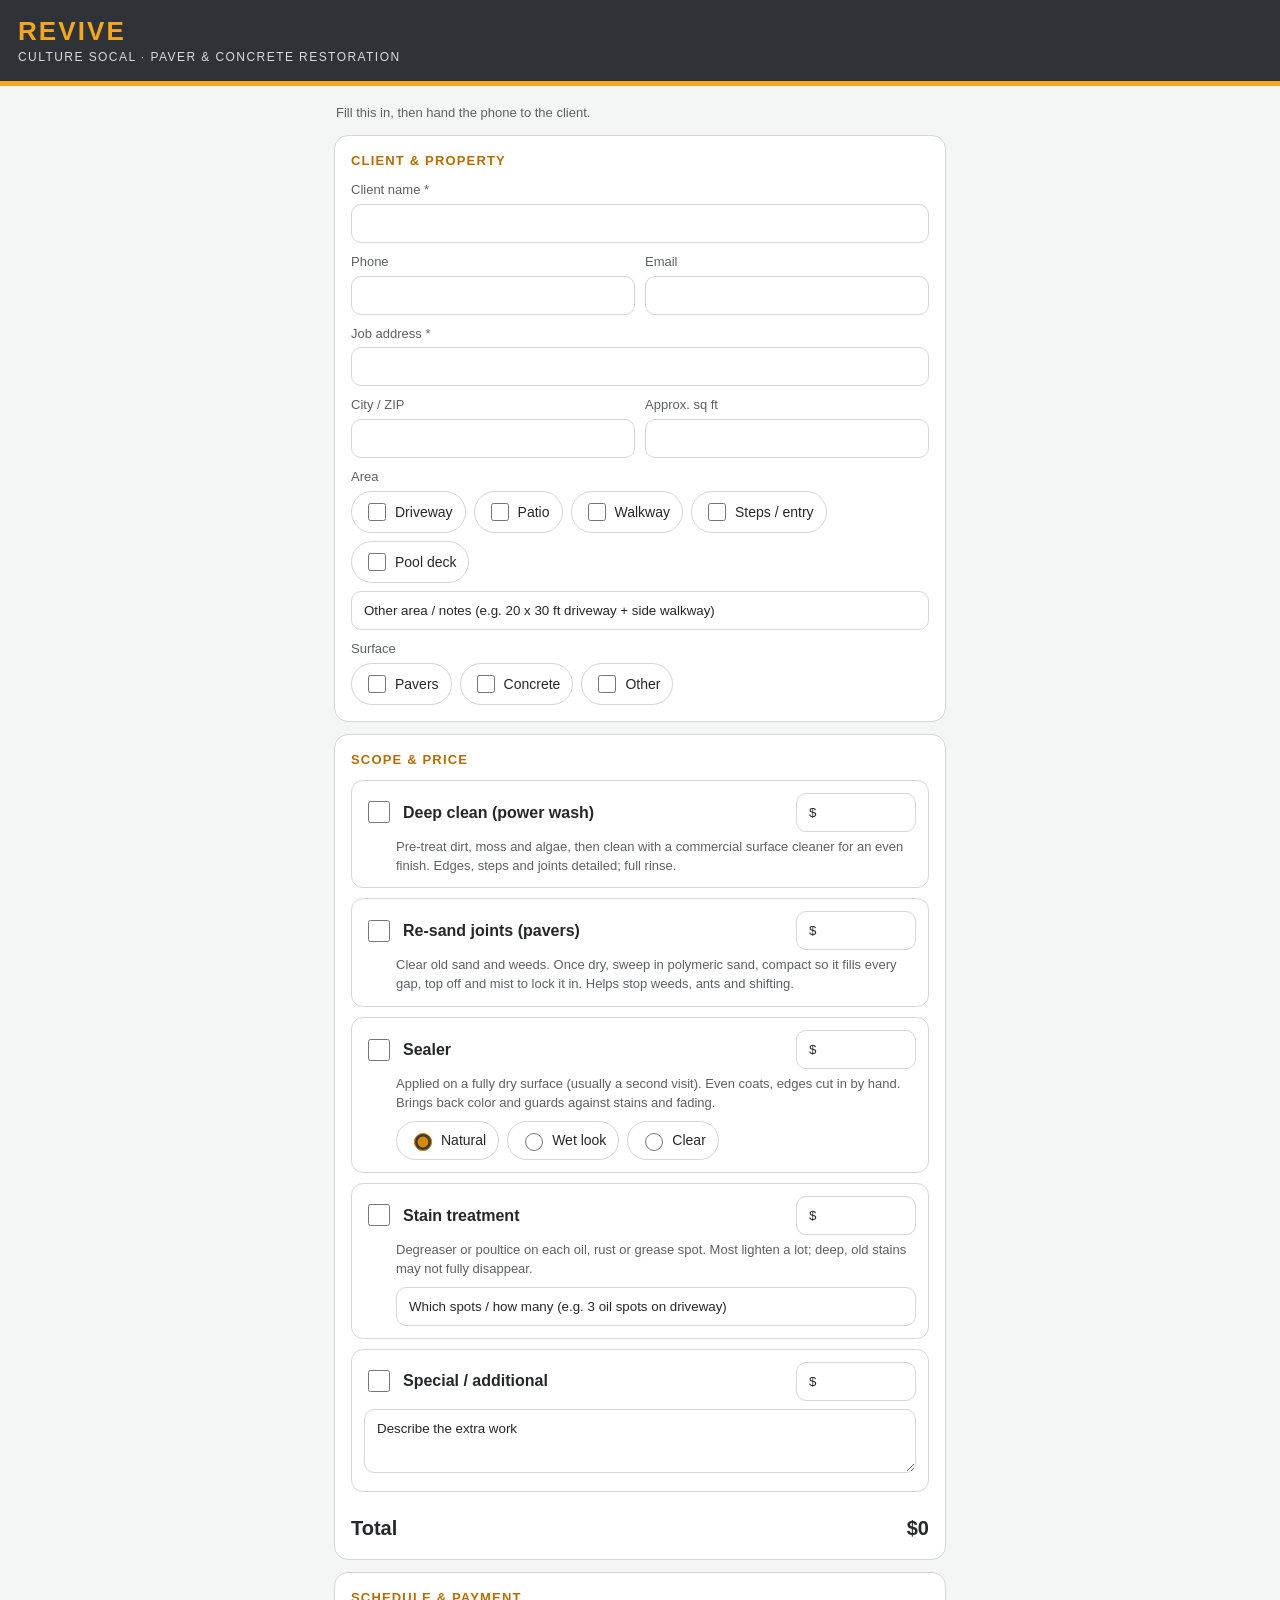
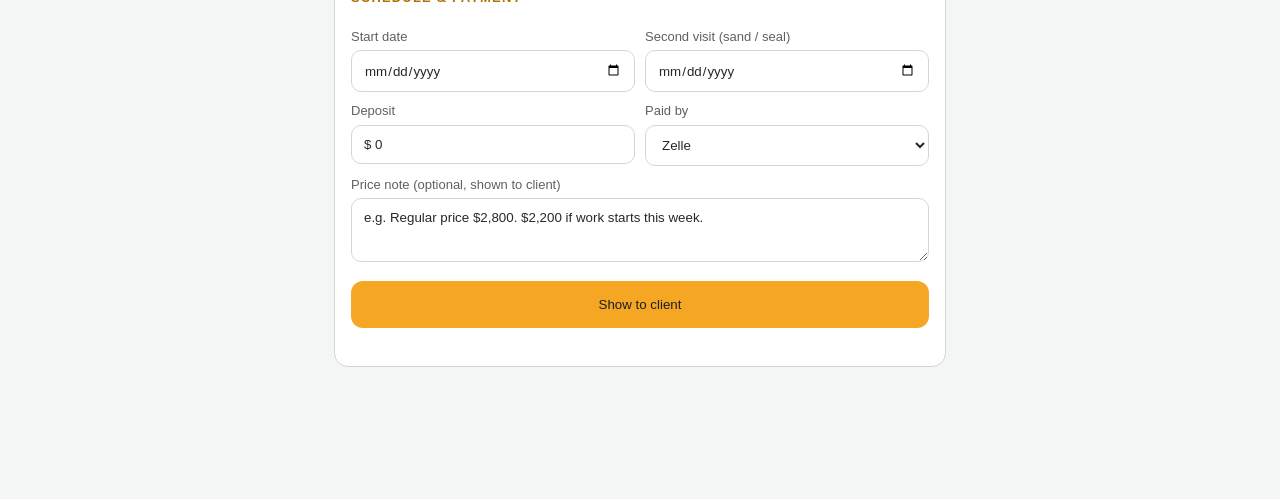
<file: revive/sign/index.html>
<!doctype html>
<html lang="en">
<head>
<meta charset="utf-8">
<meta name="viewport" content="width=device-width,initial-scale=1,viewport-fit=cover">
<meta name="robots" content="noindex,nofollow">
<meta name="theme-color" content="#2f3337">
<title>Revive · Service Agreement</title>
<style>
:root{color-scheme:light;--g:#2f3337;--a:#f5a623;--g2:#fdf1dc;--ink:#25282b;--mut:#5c6166;--line:#d3d6d9}
*{box-sizing:border-box}
body{margin:0;font:16px/1.45 -apple-system,BlinkMacSystemFont,"Segoe UI",Inter,Arial,sans-serif;color:var(--ink);background:#f3f6f4}
header{background:var(--g);color:#fff;padding:18px 18px 14px;border-bottom:5px solid var(--a)}
header b{font-size:26px;letter-spacing:.08em;display:block;line-height:1;color:var(--a)}
header span{font-size:12px;letter-spacing:.12em;text-transform:uppercase;color:#d9dcdf}
main{max-width:640px;margin:0 auto;padding:14px 14px 120px}
.card{background:#fff;border:1px solid var(--line);border-radius:14px;padding:16px;margin:12px 0}
h2{font-size:13px;letter-spacing:.09em;text-transform:uppercase;color:#b06f00;margin:0 0 10px}
label.f{display:block;font-size:13px;color:var(--mut);margin:10px 0 4px}
input[type=text],input[type=tel],input[type=email],input[type=number],input[type=date],textarea,select{width:100%;padding:11px 12px;border:1px solid var(--line);border-radius:10px;font:16px inherit;font-family:inherit;background:#fff;color:var(--ink);-webkit-text-fill-color:var(--ink)}
textarea{min-height:64px;resize:vertical}
.row{display:flex;gap:10px}.row>*{flex:1}
.chips{display:flex;flex-wrap:wrap;gap:8px}
.chips label{display:flex;align-items:center;gap:6px;border:1px solid var(--line);border-radius:999px;padding:8px 12px;font-size:14px;background:#fff}
.chips input{width:18px;height:18px;accent-color:#d98a00}
.svc{border:1px solid var(--line);border-radius:12px;padding:12px;margin:10px 0}
.svc.on{border-color:var(--a);background:#fffaf0}
.svc .top{display:flex;align-items:center;gap:10px}
.svc .top input[type=checkbox]{width:22px;height:22px;accent-color:#d98a00}
.svc .top b{flex:1}
.svc .price{width:120px}
.svc p{margin:6px 0 0 32px;font-size:13px;color:var(--mut)}
.svc .extra{margin:8px 0 0 32px}
.tot{display:flex;justify-content:space-between;font-weight:700;font-size:20px;padding:12px 0 0}
.warn{display:none;background:#fff4e5;border:1px solid #e9b872;color:#7a4b0c;border-radius:10px;padding:10px 12px;font-size:14px;margin-top:10px}
.btn{display:block;width:100%;border:0;border-radius:12px;background:var(--a);color:#1d1f21;font:600 17px inherit;font-family:inherit;padding:16px;margin-top:12px}
.btn.ghost{background:#fff;color:var(--g);border:1.5px solid var(--g)}
.btn:disabled{opacity:.45}
.err{color:#a3271f;font-size:14px;margin-top:8px;min-height:1em}
.sum dl{display:grid;grid-template-columns:auto 1fr;gap:4px 12px;margin:0;font-size:15px}
.sum dt{color:var(--mut)}.sum dd{margin:0}
.lines{width:100%;border-collapse:collapse;font-size:15px;margin-top:6px}
.lines td{padding:9px 0;border-top:1px solid var(--line);vertical-align:top}
.lines td:last-child{text-align:right;white-space:nowrap;padding-left:10px}
.lines small{display:block;color:var(--mut);font-size:13px;margin-top:2px}
ul.t{margin:0;padding-left:18px;font-size:14px;color:#33403a}ul.t li{margin:4px 0}
.cancel{background:var(--g2);border-radius:10px;padding:10px 12px;font-size:14px;margin-top:10px}
.sigbox{border:1.5px dashed #b9bdc1;border-radius:12px;background:#fff;position:relative;height:190px;touch-action:none}
.sigbox canvas{width:100%;height:100%;display:block;border-radius:12px}
.sigbox .hint{position:absolute;left:14px;bottom:10px;font-size:13px;color:#8a958f;pointer-events:none}
.clr{background:none;border:0;color:#b06f00;font:600 14px inherit;font-family:inherit;padding:8px 0}
.agree{display:flex;gap:10px;align-items:flex-start;font-size:15px;margin:12px 0}
.agree input{width:24px;height:24px;accent-color:#d98a00;flex:none}
.done{text-align:center}
.done .ck{width:64px;height:64px;border-radius:50%;background:var(--a);color:#fff;display:flex;align-items:center;justify-content:center;margin:6px auto 10px}
#outImg{width:100%;border:1px solid var(--line);border-radius:10px;margin-top:12px;-webkit-touch-callout:default}
.hide{display:none}
#gal img{width:100%;display:block;border-radius:10px;object-fit:cover}
#gal .hero{aspect-ratio:4/3;margin-bottom:8px}
#gal .row4{display:grid;grid-template-columns:repeat(4,1fr);gap:6px;margin-bottom:14px}
#gal .row4 img{aspect-ratio:3/4}
.badge{display:inline-block;background:var(--a);color:#1d1f21;font-weight:700;font-size:12px;border-radius:999px;padding:3px 10px;margin-left:6px}
.top-note{font-size:13px;color:var(--mut);margin:4px 2px}
</style>
</head>
<body>
<header><b>REVIVE</b><span>Culture SoCal · Paver &amp; Concrete Restoration</span></header>
<main>

<!-- STEP 1: Roy fills in -->
<section id="s1">
<p class="top-note">Fill this in, then hand the phone to the client.</p>
<div class="card">
<h2>Client &amp; property</h2>
<label class="f" for="c_name">Client name *</label><input id="c_name" type="text" autocomplete="off">
<div class="row"><div><label class="f" for="c_phone">Phone</label><input id="c_phone" type="tel"></div><div><label class="f" for="c_email">Email</label><input id="c_email" type="email"></div></div>
<label class="f" for="c_addr">Job address *</label><input id="c_addr" type="text">
<div class="row"><div><label class="f" for="c_city">City / ZIP</label><input id="c_city" type="text"></div><div><label class="f" for="c_sqft">Approx. sq ft</label><input id="c_sqft" type="number" inputmode="numeric"></div></div>
<label class="f">Area</label>
<div class="chips" id="areas"><label><input type="checkbox" value="Driveway">Driveway</label><label><input type="checkbox" value="Patio">Patio</label><label><input type="checkbox" value="Walkway">Walkway</label><label><input type="checkbox" value="Steps / entry">Steps / entry</label><label><input type="checkbox" value="Pool deck">Pool deck</label></div>
<input id="c_areaOther" type="text" placeholder="Other area / notes (e.g. 20 x 30 ft driveway + side walkway)" style="margin-top:8px">
<label class="f">Surface</label>
<div class="chips" id="surf"><label><input type="checkbox" value="Pavers">Pavers</label><label><input type="checkbox" value="Concrete">Concrete</label><label><input type="checkbox" value="Other">Other</label></div>
</div>

<div class="card">
<h2>Scope &amp; price</h2>
<div class="svc" data-k="clean"><div class="top"><input type="checkbox" aria-label="Deep clean"><b>Deep clean (power wash)</b><input class="price" type="number" inputmode="decimal" placeholder="$"></div><p>Pre-treat dirt, moss and algae, then clean with a commercial surface cleaner for an even finish. Edges, steps and joints detailed; full rinse.</p></div>
<div class="svc" data-k="sand"><div class="top"><input type="checkbox" aria-label="Re-sand joints"><b>Re-sand joints (pavers)</b><input class="price" type="number" inputmode="decimal" placeholder="$"></div><p>Clear old sand and weeds. Once dry, sweep in polymeric sand, compact so it fills every gap, top off and mist to lock it in. Helps stop weeds, ants and shifting.</p></div>
<div class="svc" data-k="seal"><div class="top"><input type="checkbox" aria-label="Sealer"><b>Sealer</b><input class="price" type="number" inputmode="decimal" placeholder="$"></div><p>Applied on a fully dry surface (usually a second visit). Even coats, edges cut in by hand. Brings back color and guards against stains and fading.</p>
<div class="extra chips"><label><input type="radio" name="finish" value="Natural" checked>Natural</label><label><input type="radio" name="finish" value="Wet look">Wet look</label><label><input type="radio" name="finish" value="Clear">Clear</label></div></div>
<div class="svc" data-k="stain"><div class="top"><input type="checkbox" aria-label="Stain treatment"><b>Stain treatment</b><input class="price" type="number" inputmode="decimal" placeholder="$"></div><p>Degreaser or poultice on each oil, rust or grease spot. Most lighten a lot; deep, old stains may not fully disappear.</p>
<div class="extra"><input id="spots" type="text" placeholder="Which spots / how many (e.g. 3 oil spots on driveway)"></div></div>
<div class="svc" data-k="special"><div class="top"><input type="checkbox" aria-label="Special or additional"><b>Special / additional</b><input class="price" type="number" inputmode="decimal" placeholder="$"></div>
<div class="extra" style="margin-left:0"><textarea id="special" placeholder="Describe the extra work"></textarea></div></div>
<div class="tot"><span>Total</span><span id="total">$0</span></div>
<div class="warn" id="warn">Total is $1,000 or more. Keep this job under $1,000.</div>
</div>

<div class="card">
<h2>Schedule &amp; payment</h2>
<div class="row"><div><label class="f" for="d1">Start date</label><input id="d1" type="date"></div><div><label class="f" for="d2">Second visit (sand / seal)</label><input id="d2" type="date"></div></div>
<div class="row"><div><label class="f" for="dep">Deposit</label><input id="dep" type="number" inputmode="decimal" placeholder="$ 0"></div><div><label class="f" for="pay">Paid by</label><select id="pay"><option>Zelle</option><option>Cash</option><option>Check</option><option>Card</option></select></div></div>
<label class="f" for="pnote">Price note (optional, shown to client)</label><textarea id="pnote" placeholder="e.g. Regular price $2,800. $2,200 if work starts this week."></textarea>
<button class="btn" id="toClient" type="button">Show to client</button>
<div class="err" id="err1"></div>
</div>
</section>

<!-- STEP 2: client reviews & signs -->
<section id="s2" class="hide">
<div class="card" id="cIntro" style="display:none"><div id="gal"></div><h2>Your proposal</h2><p style="margin:0 0 6px" id="cIntroTxt"></p>
<div id="optBox"></div>
<label class="f" for="k_name">Your name *</label><input id="k_name" type="text" autocomplete="name">
<label class="f" for="k_phone">Phone</label><input id="k_phone" type="tel" autocomplete="tel">
<label class="f" for="k_addr">Property address *</label><input id="k_addr" type="text" autocomplete="street-address">
</div>
<div class="card sum">
<h2>Service agreement</h2>
<dl id="sumInfo"></dl>
<table class="lines" id="sumLines"></table>
<div class="tot"><span>Total</span><span id="sumTotal"></span></div>
<div id="sumPay" style="font-size:14px;color:var(--mut)"></div>
<div id="sumNote" class="cancel" style="display:none"></div>
</div>
<div class="card" id="approach" style="display:none"><h2>Our approach: wash first, then decide</h2><p style="margin:0;font-size:15px" id="approachTxt"></p></div>
<div class="card">
<h2>Before we arrive</h2>
<ul class="t"><li>Move cars, furniture and planters off the work area.</li><li>Turn sprinklers off 24 h before and 48 h after.</li><li>We use your outside water spigot.</li><li>Stay off fresh sealer: 24 h on foot, 48–72 h for cars.</li><li>Rain moves sand and sealer to the next dry day.</li></ul>
<h2 style="margin-top:14px">Terms</h2>
<ul class="t"><li>The price covers the work listed above. Any change is agreed in writing first.</li><li>Not included unless listed: re-leveling, replacing broken pavers, crack repair.</li><li>Cleaning can reveal old patches or color differences that dirt was hiding. Wet-look sealer can be slippery when wet.</li><li>Cancellations are accepted only before work starts.</li><li>Results can't be guaranteed. Stain removal and how clean a surface gets depend on its age and condition; some stains only lighten.</li><li>5-day labor guarantee: tell us within 5 days of completion about anything missed in the work area and we'll fix it. It doesn't cover misuse, new stains or damage, or rain, weather and other natural causes.</li><li>The balance is due the day the work is complete.</li></ul>
</div>
<div class="card">
<h2>Sign here</h2>
<div class="sigbox"><canvas id="sig"></canvas><span class="hint" id="hint">Sign with your finger</span></div>
<button class="clr" id="clr" type="button">Clear signature</button>
<input id="pname" type="hidden">
<p style="font-size:14px;color:#5c6166;margin:10px 0 0">By tapping below you agree to the work, price and terms above.</p>
<button class="btn" id="signBtn" type="button">Agree &amp; sign</button>
<button class="btn ghost" id="back" type="button">Back to edit</button>
<div class="err" id="err2"></div>
</div>
</section>

<!-- STEP 3: done -->
<section id="s3" class="hide">
<div class="card done">
<div class="ck"><svg width="30" height="30" viewBox="0 0 24 24" fill="none" stroke="#1d1f21" stroke-width="3" stroke-linecap="round" stroke-linejoin="round" aria-hidden="true"><path d="M5 12.5l4.5 4.5L19 7.5"/></svg></div>
<h2 style="font-size:22px;letter-spacing:0;text-transform:none;color:var(--ink)" id="thx">Thank you!</h2>
<p style="margin:0;color:var(--mut)">Your agreement is signed. A copy is below.</p>
<button class="btn" id="shareBtn" type="button">Send / save a copy</button>
<p class="err" id="msg3" style="color:var(--mut)"></p>
<img id="outImg" alt="Signed agreement">
<button class="btn ghost" id="newBtn" type="button">Start a new agreement</button>
</div>
</section>
</main>
<script>
const $=s=>document.querySelector(s),$$=s=>[...document.querySelectorAll(s)];
const money=n=>'$'+(Math.round(n*100)/100).toLocaleString('en-US',{minimumFractionDigits:0,maximumFractionDigits:2});
const NAMES={clean:'Deep clean (power wash)',sand:'Re-sand joints (pavers)',seal:'Sealer',stain:'Stain treatment',special:'Special / additional'};
function svcs(){return $$('.svc').map(el=>{const k=el.dataset.k,on=el.querySelector('input[type=checkbox]').checked,price=parseFloat(el.querySelector('.price').value)||0;
 let name=NAMES[k],desc=el.querySelector('p')?el.querySelector('p').textContent:'';
 if(k==='seal')name+=' · '+document.querySelector('input[name=finish]:checked').value;
 if(k==='stain'&&$('#spots').value.trim())desc=$('#spots').value.trim()+'. '+desc;
 if(k==='special')desc=$('#special').value.trim();
 if(k==='special'&&window.SPNAME)name=window.SPNAME;
 if(k==='clean'&&window.CLNAME)name=window.CLNAME;
 return {k,on,price,name,desc}}).filter(s=>s.on)}
function calc(){$$('.svc').forEach(el=>el.classList.toggle('on',el.querySelector('input[type=checkbox]').checked));
 const t=svcs().reduce((a,s)=>a+s.price,0);$('#total').textContent=money(t);$('#warn').style.display=t>=1000?'block':'none';return t}
document.addEventListener('input',e=>{if(e.target.closest('#s1')){if(e.target.classList.contains('price')&&e.target.value)e.target.closest('.svc').querySelector('input[type=checkbox]').checked=true;calc()}});
document.addEventListener('change',e=>{if(e.target.closest('#s1'))calc()});
const fmtD=v=>v?new Date(v+'T12:00:00').toLocaleDateString('en-US',{weekday:'short',month:'short',day:'numeric',year:'numeric'}):'';
let R=null;
let CLIENT=false;
$('#toClient').onclick=()=>render(true);
function render(fromRoy){
 const err=$('#err1');err.textContent='';
 const list=svcs();
 if(!$('#c_name').value.trim()){err.textContent='Add the client name.';return}
 if(!$('#c_addr').value.trim()){err.textContent='Add the job address.';return}
 if(!list.length){err.textContent='Check at least one service.';return}
 if(!list.reduce((a,s)=>a+s.price,0)){err.textContent='Add a price.';return}
 const total=calc(),dep=parseFloat($('#dep').value)||0;
 const areas=$$('#areas input:checked').map(i=>i.value);if($('#c_areaOther').value.trim())areas.push($('#c_areaOther').value.trim());
 const now=new Date(),p=n=>String(n).padStart(2,'0');
 R={no:'RV-'+String(now.getFullYear()).slice(2)+p(now.getMonth()+1)+p(now.getDate())+'-'+p(now.getHours())+p(now.getMinutes()),
  name:$('#c_name').value.trim(),phone:$('#c_phone').value.trim(),email:$('#c_email').value.trim(),addr:$('#c_addr').value.trim(),city:$('#c_city').value.trim(),
  sqft:$('#c_sqft').value.trim(),areas:areas.join(', '),surface:$$('#surf input:checked').map(i=>i.value).join(', '),
  list,total,dep,bal:total-dep,pay:$('#pay').value,d1:fmtD($('#d1').value),d2:fmtD($('#d2').value)};
 const info=[['Agreement',R.no],['Client',R.name],['Phone',R.phone],['Address',[R.addr,R.city].filter(Boolean).join(', ')],['Area',R.areas],['Surface',R.surface],['Approx. size',R.sqft?R.sqft+' sq ft':''],['Start',R.d1],['Second visit',R.d2]].filter(x=>x[1]&&!(CLIENT&&['Agreement','Client','Phone','Address'].includes(x[0])));
 $('#sumInfo').innerHTML=info.map(([k,v])=>`<dt>${k}</dt><dd>${esc(v)}</dd>`).join('');
 $('#sumLines').innerHTML=list.map(s=>`<tr><td><b>${esc(s.name)}</b><small>${esc(s.desc)}</small></td><td>${s.price?money(s.price):'Included'}</td></tr>`).join('');
 R.note=$('#pnote').value.trim();$('#sumNote').style.display=R.note?'':'none';$('#sumNote').textContent=R.note;
 $('#sumTotal').textContent=money(total);
 $('#sumPay').textContent=(dep?`Deposit ${money(dep)} · Balance ${money(R.bal)} due on completion`:`Balance ${money(total)} due on completion`)+(CLIENT?'':` · ${R.pay}`);
 if(fromRoy){$('#pname').value=R.name;show('#s2');setTimeout(sizeSig,50)}
}
function esc(s){return String(s).replace(/[&<>"]/g,c=>({'&':'&amp;','<':'&lt;','>':'&gt;','"':'&quot;'}[c]))}
function show(id){['#s1','#s2','#s3'].forEach(s=>$(s).classList.toggle('hide',s!==id));window.scrollTo(0,0);}
$('#back').onclick=()=>show('#s1');
/* cancellation period: business days = every day except Sundays and state holidays */
function nthDow(y,m,dow,n){const d=new Date(y,m,1);let c=0;while(true){if(d.getDay()===dow&&++c===n)return d.toDateString();d.setDate(d.getDate()+1)}}
function lastDow(y,m,dow){const d=new Date(y,m+1,0);while(d.getDay()!==dow)d.setDate(d.getDate()-1);return d.toDateString()}
function holidays(y){const fx=(m,dd)=>{const d=new Date(y,m,dd);if(d.getDay()===0)d.setDate(d.getDate()+1);return d.toDateString()};
 return [fx(0,1),nthDow(y,1,1,3),lastDow(y,4,1),fx(6,4),nthDow(y,8,1,1),nthDow(y,9,1,2),fx(10,11),nthDow(y,10,4,4),fx(11,25)]}
function addBiz(start,n){const d=new Date(start);d.setHours(12,0,0,0);let k=0;while(k<n){d.setDate(d.getDate()+1);if(d.getDay()===0)continue;if(holidays(d.getFullYear()).includes(d.toDateString()))continue;k++}return d}
const longD=d=>d.toLocaleDateString('en-US',{weekday:'long',month:'long',day:'numeric',year:'numeric'});
const SELLER='Revive Culture SoCal, 11150 W Olympic Blvd, Suite 1050, Los Angeles, CA 90064';
function cx(at){const sen=$('#senior').checked,n=sen?5:3,dl=addBiz(at||new Date(),n),st=new Date(dl);st.setDate(st.getDate()+1);
 return {sen,n,word:sen?'fifth':'third',num:sen?'five':'three',tx:longD(at||new Date()),dl:longD(dl),start:longD(st)}}
function noticeText(c){return `NOTICE OF CANCELLATION\nDate of transaction: ${c.tx}\nYou may cancel this transaction, without any penalty or obligation, within ${c.num} business days from the above date. If you cancel, any property traded in, any payments made by you under the contract or sale, and any negotiable instrument executed by you will be returned within 10 days following receipt by the seller of your cancellation notice, and any security interest arising out of the transaction will be canceled. If you cancel, you must make available to the seller at your residence, in substantially as good condition as when received, any goods delivered to you under this contract or sale, or you may, if you wish, comply with the instructions of the seller regarding the return shipment of the goods at the seller's expense and risk. If you do make the goods available to the seller and the seller does not pick them up within 20 days of the date of your notice of cancellation, you may retain or dispose of the goods without any further obligation. If you fail to make the goods available to the seller, or if you agree to return the goods to the seller and fail to do so, then you remain liable for performance of all obligations under the contract. To cancel this transaction, mail or deliver a signed and dated copy of this cancellation notice, or any other written notice, or send a telegram to ${SELLER}, not later than midnight of ${c.dl}.\nI hereby cancel this transaction. Date ______  Buyer's signature ____________`}
function updCx(){const c=cx();$('#cxStmt').textContent=`You, the buyer, may cancel this transaction at any time prior to midnight of the ${c.word} business day after the date of this transaction. See the attached notice of cancellation form for an explanation of this right.`;
 $('#cxDates').textContent=`Work starts on or after ${c.start}.`;
 $('#noticeTxt').innerText=noticeText(c)}

/* signature */
const cv=$('#sig'),g=cv.getContext('2d');let drawing=false,inked=false,last=null;
function sizeSig(){const r=cv.getBoundingClientRect(),d=window.devicePixelRatio||1;cv.width=r.width*d;cv.height=r.height*d;g.setTransform(d,0,0,d,0,0);g.lineWidth=2.6;g.lineCap='round';g.lineJoin='round';g.strokeStyle='#14202b';inked=false;$('#hint').style.display=''}
function pt(e){const r=cv.getBoundingClientRect();return{x:e.clientX-r.left,y:e.clientY-r.top}}
cv.addEventListener('pointerdown',e=>{drawing=true;last=pt(e);cv.setPointerCapture(e.pointerId);$('#hint').style.display='none'});
cv.addEventListener('pointermove',e=>{if(!drawing)return;const p=pt(e);g.beginPath();g.moveTo(last.x,last.y);g.lineTo(p.x,p.y);g.stroke();last=p;inked=true});
['pointerup','pointercancel'].forEach(t=>cv.addEventListener(t,()=>drawing=false));
$('#clr').onclick=sizeSig;
let outURL=null;
$('#signBtn').onclick=async()=>{
 const err=$('#err2');err.textContent='';
 if(CLIENT){const n=$('#k_name').value.trim(),a=$('#k_addr').value.trim();if(!n||!a){err.textContent='Please add your name and property address at the top.';window.scrollTo(0,0);return}
  R.name=n;R.addr=a;R.city='';R.phone=$('#k_phone').value.trim();if(!$('#pname').value.trim())$('#pname').value=n;
  const now=new Date(),p=v=>String(v).padStart(2,'0');R.no='RV-'+String(now.getFullYear()).slice(2)+p(now.getMonth()+1)+p(now.getDate())+'-'+p(now.getHours())+p(now.getMinutes())}
 if(!inked){err.textContent='Please sign in the box.';return}
 R.printed=$('#pname').value.trim()||R.name;R.signedAt=new Date().toLocaleString('en-US',{dateStyle:'long',timeStyle:'short'});R.sig=cv.toDataURL('image/png');
 $('#signBtn').disabled=true;
 try{outURL=await buildImage(R)}catch(e){outURL=null}
 $('#signBtn').disabled=false;
 $('#thx').textContent='Thank you, '+R.printed.split(' ')[0]+'!';
 if(outURL){$('#outImg').src=outURL;$('#outImg').style.display=''}else $('#outImg').style.display='none';
 $('#msg3').textContent='';show('#s3');
 try{const h=JSON.parse(localStorage.getItem('rv_agreements')||'[]');h.unshift({no:R.no,name:R.name,addr:R.addr,total:R.total,at:R.signedAt});localStorage.setItem('rv_agreements',JSON.stringify(h.slice(0,50)))}catch(e){}
};
function fname(){return 'Revive-'+R.no+'-'+R.name.replace(/[^a-z0-9]+/gi,'-')+'.jpg'}
function toBlob(u){const s=atob(u.split(',')[1]),a=new Uint8Array(s.length);for(let i=0;i<s.length;i++)a[i]=s.charCodeAt(i);return new Blob([a],{type:'image/jpeg'})}
$('#shareBtn').onclick=async()=>{
 const m=$('#msg3');m.textContent='';
 if(!outURL){m.textContent='Take a screenshot of this screen.';return}
 const f=new File([toBlob(outURL)],fname(),{type:'image/jpeg'});
 try{if(navigator.canShare&&navigator.canShare({files:[f]})){await navigator.share({files:[f],title:'Revive service agreement '+R.no});return}}catch(e){if(e&&e.name==='AbortError')return}
 try{const a=document.createElement('a');a.href=outURL;a.download=fname();document.body.appendChild(a);a.click();a.remove();m.textContent='Saved. If nothing downloaded, press and hold the image and choose “Save image”.'}
 catch(e){m.textContent='Press and hold the image and choose “Save image”.'}
};
$('#newBtn').onclick=()=>{if(!confirm('Start a new agreement? This clears the form.'))return;location.reload()};
/* image of the signed agreement */
function loadImg(src){return new Promise((r,e)=>{const i=new Image();i.onload=()=>r(i);i.onerror=e;i.src=src})}
function wrap(c,t,x,y,w,lh){const ws=String(t).split(/\s+/);let ln='';for(const wd of ws){if(c.measureText(ln+wd).width>w&&ln){c.fillText(ln.trim(),x,y);y+=lh;ln=''}ln+=wd+' '}if(ln.trim()){c.fillText(ln.trim(),x,y);y+=lh}return y}
async function buildImage(R){
 const W=1240,P=70,c=document.createElement('canvas');c.width=W;c.height=3600;const x=c.getContext('2d');
 x.fillStyle='#fff';x.fillRect(0,0,W,c.height);
 x.fillStyle='#2f3337';x.fillRect(0,0,W,150);x.fillStyle='#f5a623';x.fillRect(0,150,W,8);
 x.fillStyle='#f5a623';x.font='800 54px Arial';x.fillText('REVIVE',P,78);x.font='18px Arial';x.fillStyle='#d9dcdf';x.fillText('CULTURE SOCAL · PAVER & CONCRETE RESTORATION',P,112);
 x.textAlign='right';x.fillStyle='#fff';x.font='700 30px Arial';x.fillText('SERVICE AGREEMENT',W-P,72);x.font='20px Arial';x.fillStyle='#d9dcdf';x.fillText('No. '+R.no,W-P,108);x.textAlign='left';
 x.fillStyle='#f3f4f5';x.fillRect(0,158,W,40);x.fillStyle='#3b4045';x.font='18px Arial';x.fillText('11150 W Olympic Blvd, Suite 1050, Los Angeles, CA 90064 · (213) 510-3309 · reviveculturesocal.com',P,185);
 let y=250;const H=t=>{x.fillStyle='#b06f00';x.font='700 20px Arial';x.fillText(t.toUpperCase(),P,y);y+=36};
 H('Client & property');
 [['Client',R.name],['Phone',R.phone],['Email',R.email],['Address',[R.addr,R.city].filter(Boolean).join(', ')],['Area',R.areas],['Surface',R.surface],['Approx. size',R.sqft?R.sqft+' sq ft':''],['Start date',R.d1],['Second visit',R.d2]].filter(r=>r[1]).forEach(([k,v])=>{x.fillStyle='#55605a';x.font='22px Arial';x.fillText(k,P,y);x.fillStyle='#1f2723';x.font='24px Arial';y=wrap(x,v,P+210,y,W-2*P-210,32)+6});
 y+=14;H('Scope of work');
 for(const s of R.list){x.strokeStyle='#c9d3ce';x.lineWidth=2;x.beginPath();x.moveTo(P,y-26);x.lineTo(W-P,y-26);x.stroke();
  x.fillStyle='#1f2723';x.font='700 25px Arial';x.fillText(s.name,P,y);x.textAlign='right';x.fillText(s.price?money(s.price):'Included',W-P,y);x.textAlign='left';y+=32;
  if(s.desc){x.fillStyle='#55605a';x.font='21px Arial';y=wrap(x,s.desc,P,y,W-2*P-180,29)}y+=24}
 x.fillStyle='#2f3337';x.fillRect(P,y-20,W-2*P,R.dep?128:72);x.fillStyle='#f5a623';x.fillRect(P,y-20,8,R.dep?128:72);x.fillStyle='#fff';x.font='700 28px Arial';x.fillText('TOTAL',P+24,y+22);x.textAlign='right';x.fillText(money(R.total),W-P-24,y+22);
 if(R.dep){x.font='22px Arial';x.fillText(money(R.dep),W-P-24,y+60);x.fillText(money(R.bal),W-P-24,y+92);x.textAlign='left';x.fillText('Deposit ('+R.pay+')',P+24,y+60);x.fillText('Balance due on completion',P+24,y+92)}else{x.textAlign='left'}
 x.textAlign='left';y+=(R.dep?150:94);
 if(R.note){x.fillStyle='#2f3337';x.font='700 22px Arial';y=wrap(x,R.note,P,y,W-2*P,30)+20}
 if(window.APPROACH){H('Our approach');x.fillStyle='#33403a';x.font='20px Arial';y=wrap(x,window.APPROACH,P,y,W-2*P,28)+20}
 H('Terms');x.fillStyle='#33403a';x.font='20px Arial';
 ['The price covers the work listed above. Any change is agreed in writing first.','Not included unless listed: re-leveling, replacing broken pavers, crack repair.','Cleaning can reveal old patches or color differences that dirt was hiding. Wet-look sealer can be slippery when wet.','Cancellations are accepted only before work starts.','Results can\'t be guaranteed. Stain removal and how clean a surface gets depend on its age and condition; some stains only lighten.','5-day labor guarantee: tell us within 5 days of completion about anything missed in the work area and we\'ll fix it. It doesn\'t cover misuse, new stains or damage, or rain, weather and other natural causes. Balance due the day the work is complete.','Client prep: cars and furniture off the area, sprinklers off 24 h before and 48 h after, outside water spigot available. Stay off fresh sealer 24 h on foot, 48–72 h for cars. Rain moves sand and sealer to the next dry day.'].forEach(t=>{x.fillText('•',P,y);y=wrap(x,t,P+22,y,W-2*P-22,28)+6});
 y+=24;H('Signed');
 const sg=await loadImg(R.sig);const sc=Math.min(560/sg.width,170/sg.height);x.drawImage(sg,P,y-10,sg.width*sc,sg.height*sc);y+=170;
 x.strokeStyle='#1f2723';x.lineWidth=2;x.beginPath();x.moveTo(P,y);x.lineTo(P+560,y);x.stroke();
 x.fillStyle='#55605a';x.font='19px Arial';x.fillText('Client signature · '+R.printed+' · '+R.signedAt,P,y+28);y+=70;
 const o=document.createElement('canvas');o.width=W;o.height=y+30;o.getContext('2d').drawImage(c,0,0);
 return o.toDataURL('image/jpeg',0.9);
}
const PRESETS={
 'angeles-4000':{client:{name:'Angeles Ale',addr:'9814 Lesterford Ave',city:'Downey, CA 90240'},sqft:'4000',areas:[],surf:['Concrete'],
  other:'Front and backyard concrete: pool deck, patio, walkways, entry and driveway (approx. 4,000 sq ft)',
  svc:{clean:3899,special:0},
  cleanDesc:'Deep clean of approx. 4,000 sq ft of concrete with a commercial-grade power wash machine and surface cleaner: pool deck, patio, walkways, front entry and driveway. Pre-treat dirt, algae and grime, even finish with no stripes, edges and borders detailed, full rinse. About 5 days of work.',
  spName:'Our gift: block wall & house walls',clName:'Deep clean · commercial-grade power wash',
  special:'Block walls and house walls cleaned (soft wash), included at no charge.',
  note:'Regular price: $4,750.',
  options:[{label:'Regular price',price:4750,note:'Regular price: $4,750. Start date set together.'},
           {label:'Start before Dec 4 (discount)',price:3899,until:'2026-12-03',note:'Start-before-December-4 discount: $3,899 (regular price $4,750). Work starts before Friday, December 4.'}],
  photos:['img/angeles-1.jpg','img/angeles-2.jpg','img/angeles-3.jpg','img/angeles-4.jpg','img/angeles-5.jpg'],
  approach:'The professional way to do this is to start with the deep clean and see the results together. Once the surface is clean, we can see what it really needs, like stain treatment, crack repair or sealing, and decide the next step from there. That way you pay only for what your property actually needs, not for work we are not sure about yet.',
  intro:'Hi Angeles, here is the plan for your property: a full deep clean of about 4,000 sq ft of concrete with a commercial-grade power wash machine, front to back, plus your block walls and house walls cleaned as our gift. About 5 days of work. The regular price is $4,750, and if we start before December 4 you get it for $3,899. Pick your option and sign at the bottom.'},
 'tim-driveway':{client:{name:'Tim',addr:'12632 Flomar Dr',city:'Whittier, CA 90602'},sqft:'496',areas:[],surf:['Concrete'],
  other:'Driveway, 16 x 31 ft (approx. 496 sq ft)',finish:'Clear',
  svc:{clean:799,stain:0,seal:0},
  cleanDesc:'Deep clean of the whole driveway, 16 x 31 ft (approx. 496 sq ft). Pre-treat dirt and grime, then clean with a commercial surface cleaner for an even finish, no stripes. Edges detailed; full rinse.',
  spots:'Oil and tire stains on the driveway',
  note:'Start-this-week price: $799 (regular price $850). Work starts by Saturday, November 28.',
  intro:'Hi Tim, here is the plan for your driveway: a deep clean, oil stain treatment and a clear sealer to protect it, about 496 sq ft (16 x 31 ft). Pick your start option, then sign at the bottom to lock it in.',
  options:[{label:'Start this week (by Sat, Nov 28)',price:799,note:'Start-this-week price: $799 (regular price $850). Work starts by Saturday, November 28.'},
           {label:'Start at a later date',price:850,note:'Regular price: $850. Start date set together.'}]},
 'pool-1884':{client:{name:'Kathy Rezaii',email:'kathyrezaii@gmail.com',phone:'(310) 925-7374',addr:'23278 Park Basilico',city:'Calabasas, CA 91302'},sqft:'1884',areas:[],surf:['Concrete'],
  other:'Whole front and backyard: front entry pathway, driveway, side entrance and all backyard stamped concrete (approx. 1,884 sq ft)',
  svc:{clean:1800,special:0},
  cleanDesc:'Power wash approx. 1,884 sq ft across the whole front and backyard: front entry pathway, driveway, side entrance and all backyard stamped concrete. Pre-treat dirt, moss and algae, then clean with a commercial surface cleaner for an even finish. Edges and steps detailed; full rinse.',
  special:'Extra walls around the backyard power washed. Pool tiles cleaned. Gaps under the concrete slab behind the pool filled.',
  note:'One-time discount: $1,800 (regular price $2,800).',
  intro:'Hi Kathy, here is the full plan for your property: a deep clean of about 1,884 sq ft across the whole front and backyard, including the entry pathway and the extra walls, plus the pool tiles and the gaps under the slab behind the pool. With a one-time discount, the full job is $1,800 instead of $2,800. Sign at the bottom to lock it in.'}
};
(function(){const k=new URLSearchParams(location.search).get('job'),P=PRESETS[k];if(!P)return;
 $('#c_sqft').value=P.sqft;const C=P.client;if(C){$('#c_name').value=C.name;$('#c_email').value=C.email||'';$('#c_phone').value=C.phone||'';$('#c_addr').value=C.addr;$('#c_city').value=C.city||''}P.areas.forEach(v=>{const i=$(`#areas input[value="${v}"]`);if(i)i.checked=true});P.surf.forEach(v=>{const i=$(`#surf input[value="${v}"]`);if(i)i.checked=true});
 $('#c_areaOther').value=P.other;
 Object.entries(P.svc).forEach(([k,v])=>{const el=$(`.svc[data-k="${k}"]`);el.querySelector('input[type=checkbox]').checked=true;el.querySelector('.price').value=v||''});
 if(P.cleanDesc)$('.svc[data-k="clean"] p').textContent=P.cleanDesc;
 if(P.options)P.options=P.options.filter(o=>!o.until||new Date()<=new Date(o.until+'T23:59:59'));
 if(P.approach){$('#approach').style.display='';$('#approachTxt').textContent=P.approach;window.APPROACH=P.approach}
 if(P.spName)window.SPNAME=P.spName;if(P.clName)window.CLNAME=P.clName;
 if(P.until&&new Date()>new Date(P.until+'T23:59:59')){$('.svc[data-k="clean"] .price').value=P.after;$('#pnote').value=P.noteAfter||''}
 if(P.photos){$('#gal').innerHTML=`<img class="hero" src="${P.photos[0]}" alt="Your property">`+(P.photos.length>1?`<div class="row4">${P.photos.slice(1,5).map(u=>`<img src="${u}" alt="Your property">`).join('')}</div>`:'')}
 if(P.finish){const r=document.querySelector(`input[name=finish][value="${P.finish}"]`);if(r)r.checked=true}
 if(P.spots)$('#spots').value=P.spots;
 if(P.special)$('#special').value=P.special;if(P.note)$('#pnote').value=P.note;
 if(new URLSearchParams(location.search).get('client')==='1'){CLIENT=true;
  if(C){$('#k_name').value=C.name;$('#k_phone').value=C.phone||'';$('#k_addr').value=[C.addr,C.city].filter(Boolean).join(', ');$('#pname').value=C.name}else{$('#c_name').value='Client';$('#c_addr').value='—'}
  $('#cIntro').style.display='';$('#cIntroTxt').textContent=P.intro||'';$('#back').style.display='none';
  if(P.options){$('#optBox').innerHTML='<div class="chips" style="flex-direction:column;align-items:stretch">'+P.options.map((o,i)=>`<label style="border-radius:12px;padding:12px;justify-content:space-between"><span style="display:flex;gap:8px;align-items:center"><input type="radio" name="opt" value="${i}" ${i?'':'checked'}>${o.label}</span><b>${money(o.price)}</b></label>`).join('')+'</div>';
   const pick=()=>{const o=P.options[+document.querySelector('input[name=opt]:checked').value];$('.svc[data-k="clean"] .price').value=o.price;$('#pnote').value=o.note;calc();render(false)};
   $('#optBox').addEventListener('change',pick);pick()}else render(false);
  show('#s2');setTimeout(sizeSig,50);
  $('#sumInfo').closest('.card').querySelector('h2').textContent='What’s included'}
})();
calc();
</script>
</body>
</html>
</file>
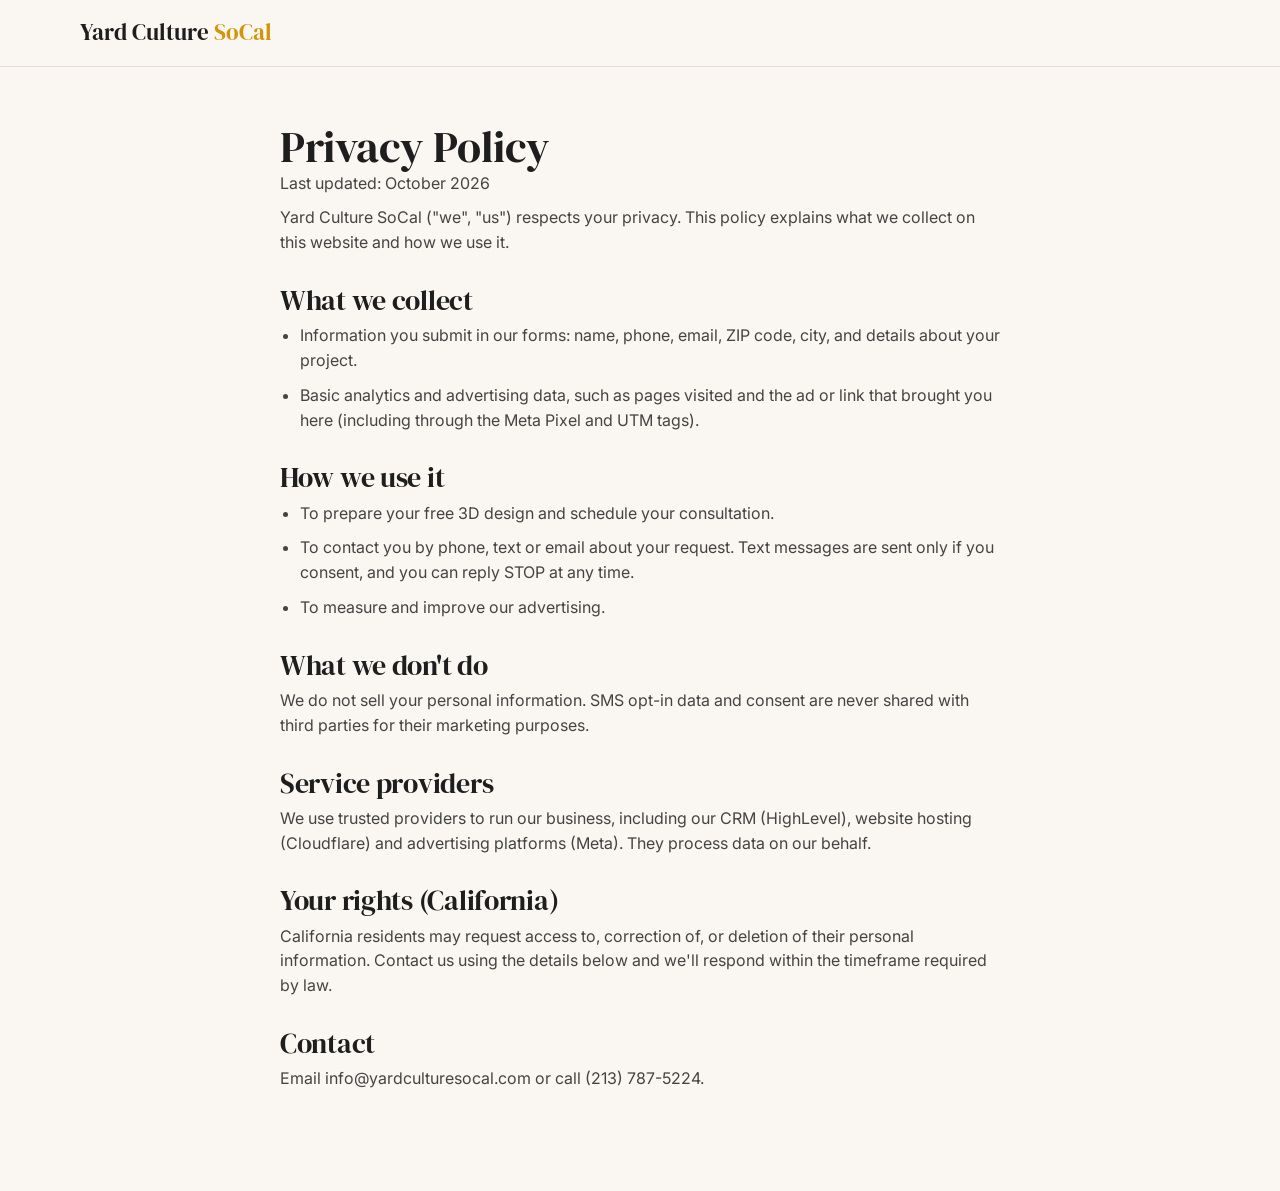
<file: privacy.html>
<!doctype html>
<html lang="en">
<head>
<meta charset="utf-8">
<meta name="viewport" content="width=device-width,initial-scale=1">
<title>Privacy Policy | Yard Culture SoCal</title>
<link href="https://fonts.googleapis.com/css2?family=DM+Serif+Display&family=Inter:wght@400;600;700&display=swap" rel="stylesheet">
<link rel="stylesheet" href="styles.css">
<style>.pp{max-width:760px;padding:56px 20px 90px}.pp h2{font-size:28px;margin:30px 0 8px}.pp p,.pp li{color:#444;margin-bottom:10px}.pp ul{padding-left:20px}</style>
</head>
<body>
<nav><div class="wrap"><a href="index.html" class="logo">Yard Culture <span>SoCal</span></a></div></nav>
<main class="wrap pp">
<h1 style="font-size:44px">Privacy Policy</h1>
<p>Last updated: October 2026</p>
<p>Yard Culture SoCal ("we", "us") respects your privacy. This policy explains what we collect on this website and how we use it.</p>
<h2>What we collect</h2>
<ul><li>Information you submit in our forms: name, phone, email, ZIP code, city, and details about your project.</li>
<li>Basic analytics and advertising data, such as pages visited and the ad or link that brought you here (including through the Meta Pixel and UTM tags).</li></ul>
<h2>How we use it</h2>
<ul><li>To prepare your free 3D design and schedule your consultation.</li>
<li>To contact you by phone, text or email about your request. Text messages are sent only if you consent, and you can reply STOP at any time.</li>
<li>To measure and improve our advertising.</li></ul>
<h2>What we don't do</h2>
<p>We do not sell your personal information. SMS opt-in data and consent are never shared with third parties for their marketing purposes.</p>
<h2>Service providers</h2>
<p>We use trusted providers to run our business, including our CRM (HighLevel), website hosting (Cloudflare) and advertising platforms (Meta). They process data on our behalf.</p>
<h2>Your rights (California)</h2>
<p>California residents may request access to, correction of, or deletion of their personal information. Contact us using the details below and we'll respond within the timeframe required by law.</p>
<h2>Contact</h2>
<p id="ct">Contact us through Instagram @yardculture.socal.</p>
</main>
<script src="config.js"></script>
<script>var C=window.YC||{};if(C.EMAIL||C.PHONE)document.getElementById("ct").textContent="Email "+(C.EMAIL||"—")+(C.PHONE?" or call "+C.PHONE:"")+".";</script>
</body>
</html>
</file>
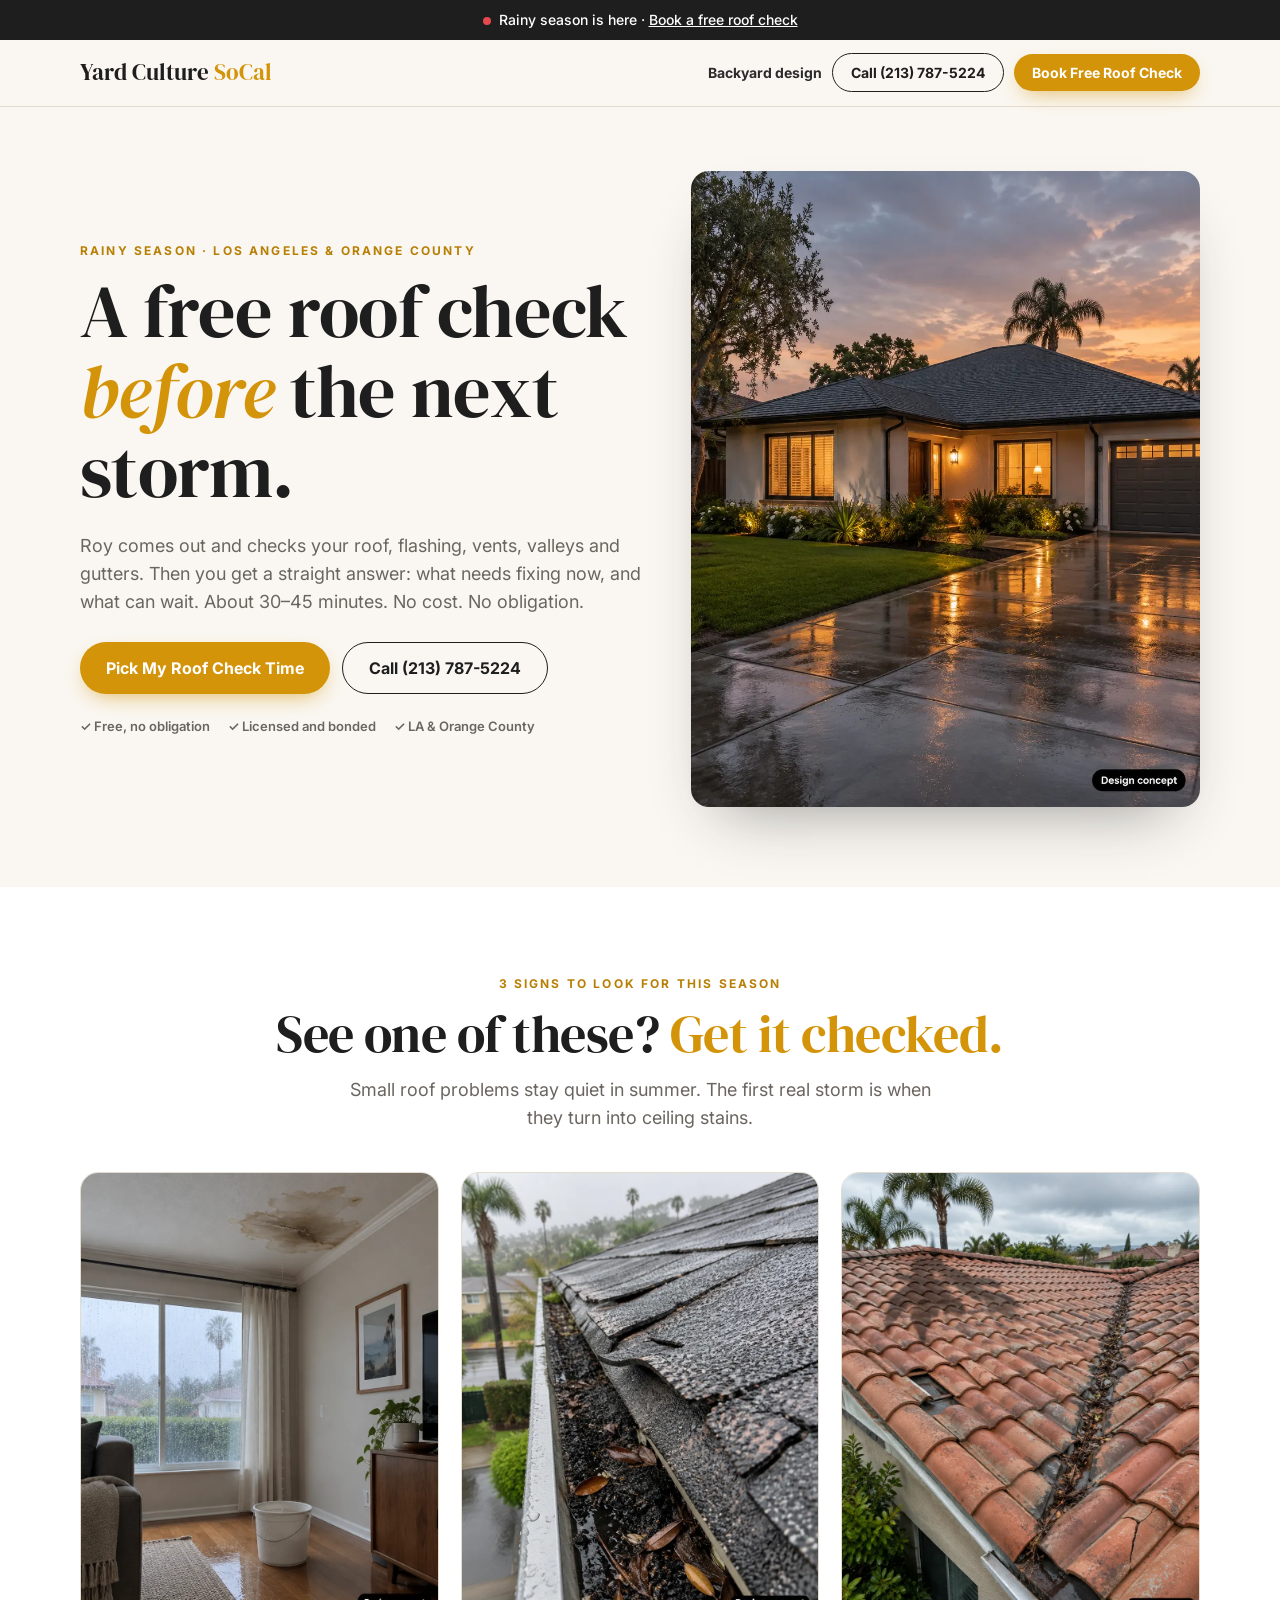
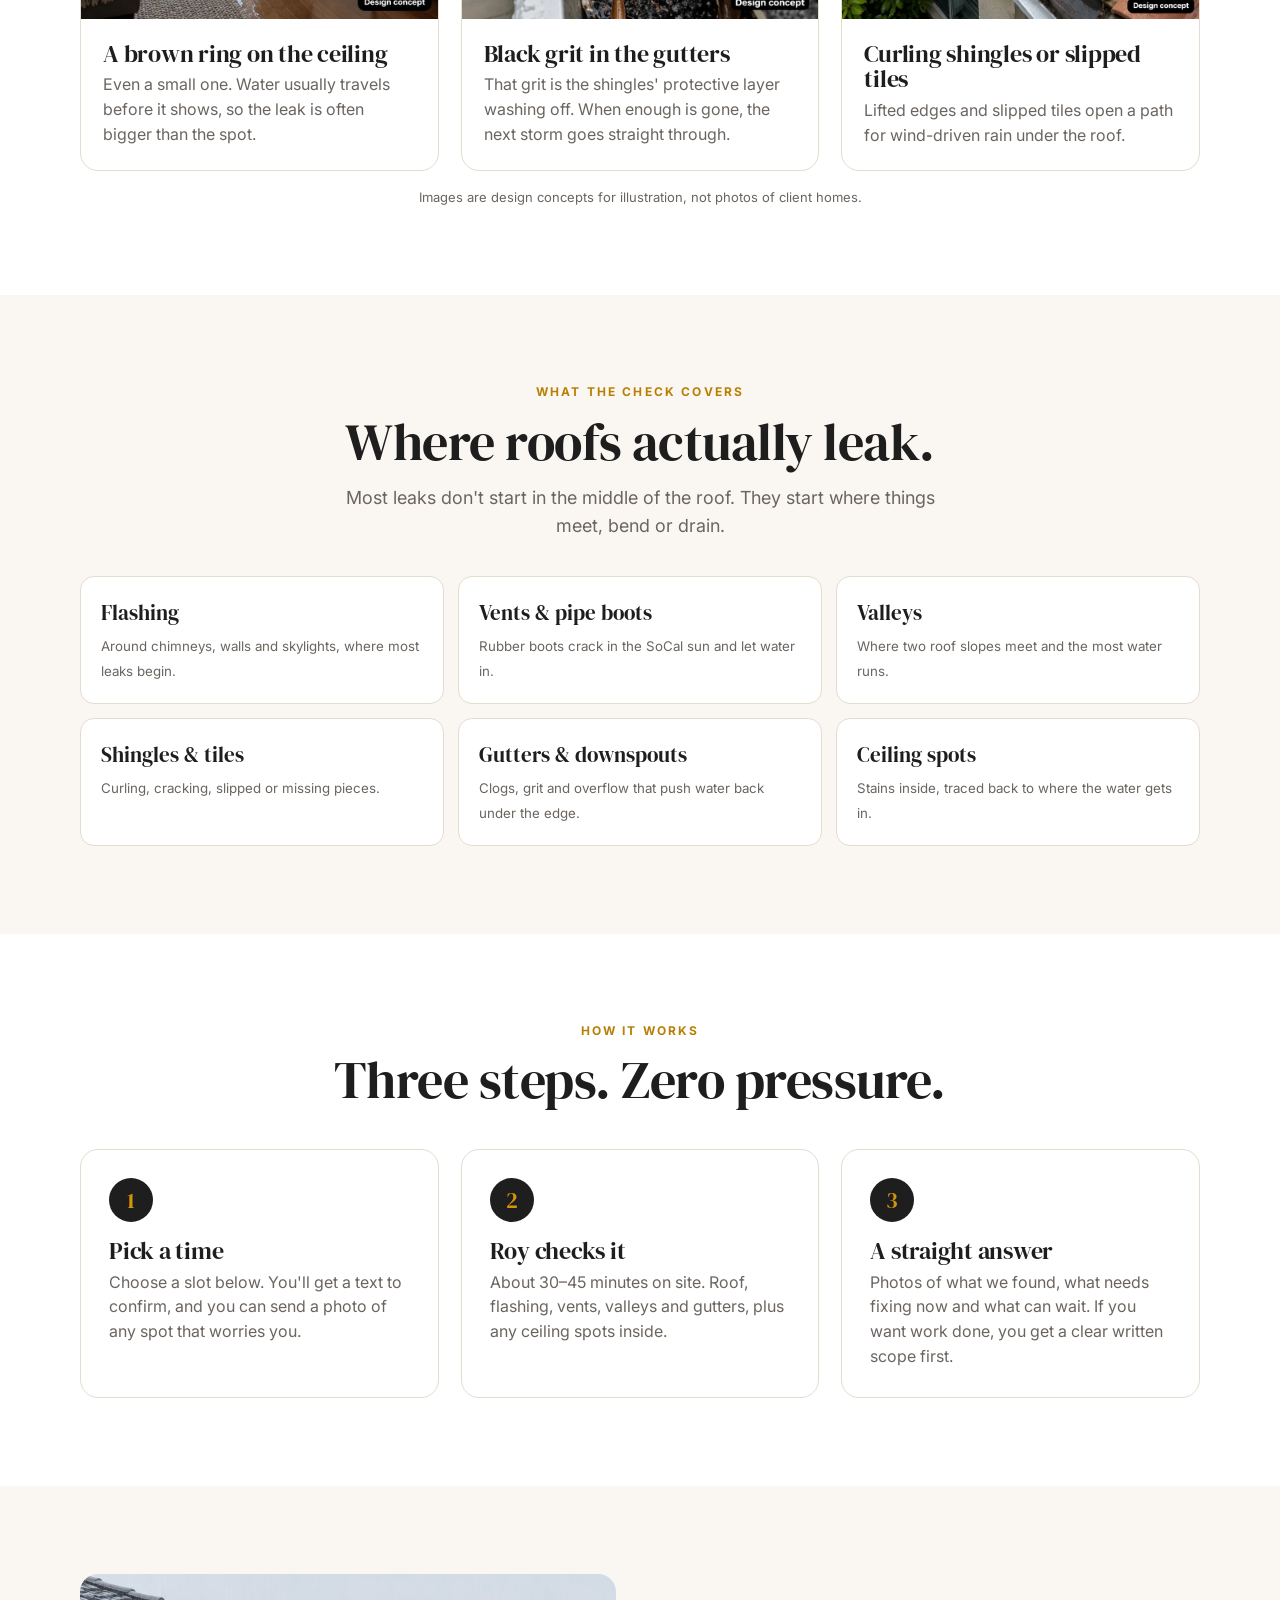
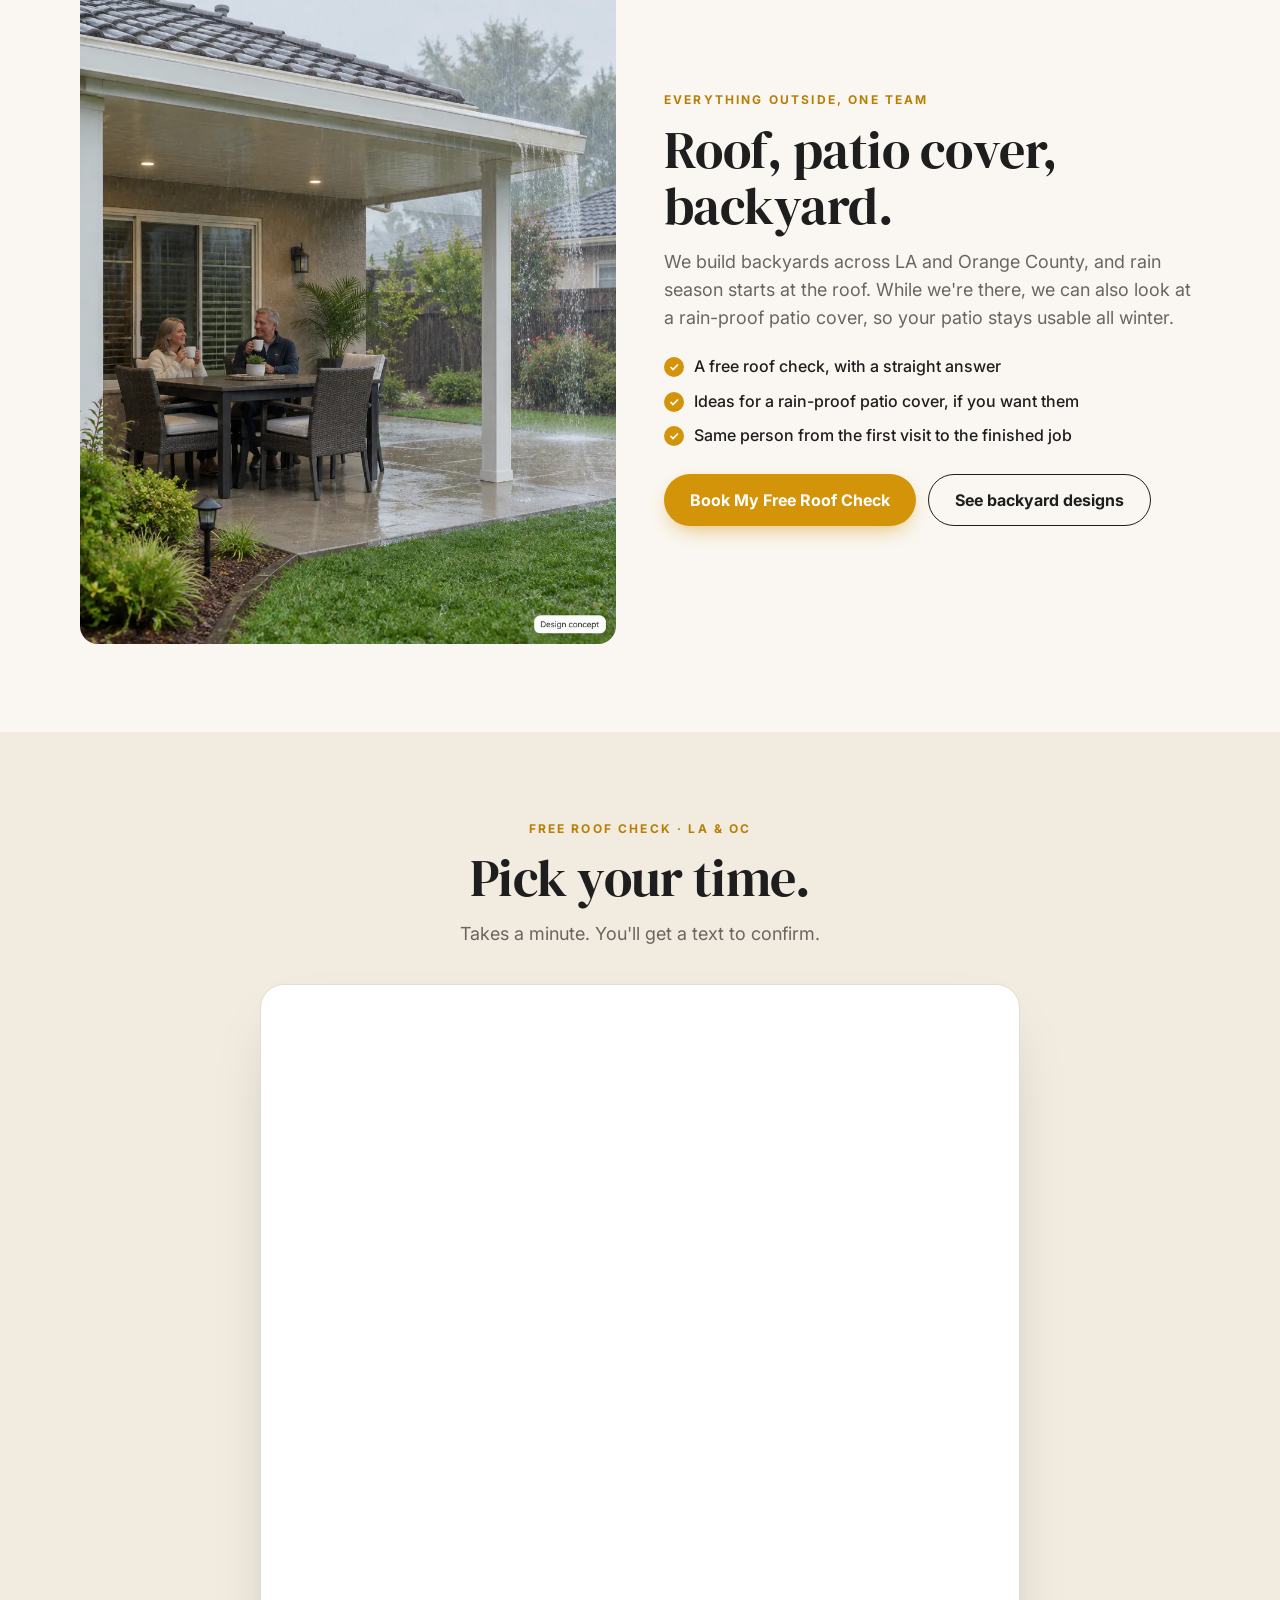
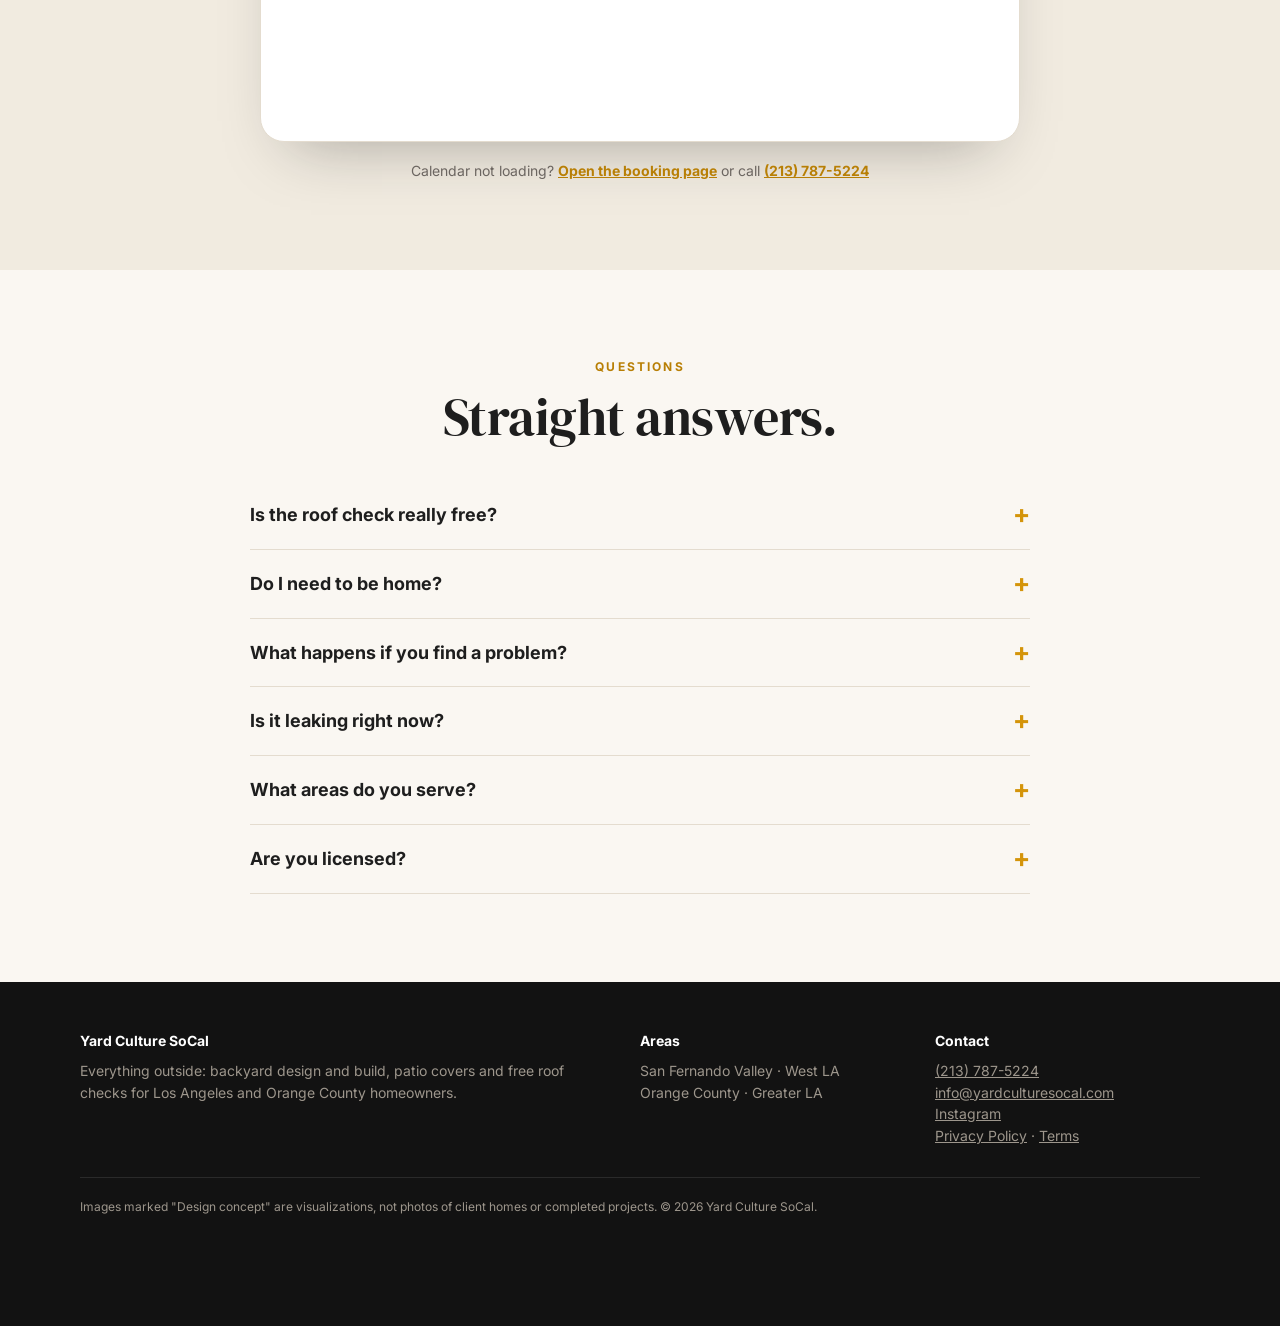
<file: roof.html>
<!doctype html>
<html lang="en">
<head>
<meta charset="utf-8">
<meta name="viewport" content="width=device-width,initial-scale=1">
<title>Free Roof Check | Yard Culture SoCal | Los Angeles &amp; Orange County</title>
<meta name="description" content="Rainy season is here. Get a free roof check in Los Angeles and Orange County: roof, flashing, vents, valleys and gutters, with a straight answer on what needs fixing now and what can wait. No cost. No obligation.">
<meta property="og:title" content="Free roof check before the next storm">
<meta property="og:description" content="30–45 minutes. Roof, flashing, vents, valleys and gutters. A straight answer, no cost, no obligation. LA &amp; Orange County.">
<meta property="og:type" content="website">
<meta property="og:image" content="https://yardculturesocal.com/img/roof/hero.webp">
<link rel="preconnect" href="https://fonts.googleapis.com"><link rel="preconnect" href="https://fonts.gstatic.com" crossorigin>
<link href="https://fonts.googleapis.com/css2?family=DM+Serif+Display:ital@0;1&family=Inter:wght@400;500;600;700;800&display=swap" rel="stylesheet">
<link rel="stylesheet" href="styles.css">
<script src="config.js"></script>
<style>
.rhero{padding:64px 0 80px}
.rhero .wrap{display:grid;grid-template-columns:1.05fr .95fr;gap:48px;align-items:center}
.rhero .pic{aspect-ratio:4/5;box-shadow:0 30px 60px -30px rgba(30,30,30,.45)}
.rhero .lead{margin:20px 0 26px}
.rhero h1 em{font-style:italic;color:var(--gold)}
.cta2{display:flex;flex-wrap:wrap;gap:12px;margin-bottom:22px}
.signs{display:grid;grid-template-columns:repeat(3,1fr);gap:22px;margin-top:40px;text-align:left}
.sign{background:#fff;border:1px solid var(--line);border-radius:var(--r);overflow:hidden}
.sign .im{aspect-ratio:4/5;overflow:hidden}.sign .im img{width:100%;height:100%;object-fit:cover}
.sign .tx{padding:22px}.sign h3{font-size:24px}.sign p{color:var(--muted)}
.checks{display:grid;grid-template-columns:repeat(3,1fr);gap:14px;margin-top:36px;text-align:left}
.checks div{background:#fff;border:1px solid var(--line);border-radius:14px;padding:20px}
.checks b{font-family:"DM Serif Display",serif;font-weight:400;font-size:21px;display:block;margin-bottom:4px}
.checks small{color:var(--muted)}
.outside .pic{aspect-ratio:4/5}
.bookbox{background:#fff;border:1px solid var(--line);border-radius:24px;padding:18px;max-width:760px;margin:36px auto 0;box-shadow:0 30px 60px -30px rgba(30,30,30,.35)}
.bookbox iframe{width:100%;min-height:720px;border:0;display:block}
.navlink{font-weight:700;font-size:14px;text-decoration:none;color:var(--ink2)}
.navlink:hover{color:var(--gold2)}
@media (max-width:900px){
 .rhero{padding:36px 0 56px}
 .rhero .wrap{grid-template-columns:1fr;gap:28px}
 .rhero .pic{max-width:520px}
 .signs,.checks{grid-template-columns:1fr}
 .checks{grid-template-columns:1fr 1fr}
}
@media (max-width:560px){.checks{grid-template-columns:1fr}}
</style>
</head>
<body>

<div class="bar"><span class="dot"></span>Rainy season is here &middot; <a href="#book" style="color:#fff">Book a free roof check</a></div>

<nav><div class="wrap">
  <a href="/" class="logo">Yard Culture <span>SoCal</span></a>
  <div class="navr">
    <a class="navlink" href="/">Backyard design</a>
    <a class="btn ghost sm js-phone" href="#" hidden>Call</a>
    <a class="btn sm" href="#book">Book Free Roof Check</a>
  </div>
</div></nav>

<!-- HERO -->
<header class="rhero"><div class="wrap">
  <div>
    <div class="eyebrow">Rainy season · Los Angeles &amp; Orange County</div>
    <h1>A free roof check <em>before</em> the next storm.</h1>
    <p class="lead">Roy comes out and checks your roof, flashing, vents, valleys and gutters. Then you get a straight answer: what needs fixing now, and what can wait. About 30–45 minutes. No cost. No obligation.</p>
    <div class="cta2"><a class="btn" href="#book">Pick My Roof Check Time</a><a class="btn ghost js-phone" href="#" hidden>Call</a></div>
    <div class="trust"><span>✓ Free, no obligation</span><span>✓ Licensed and bonded</span><span>✓ LA &amp; Orange County</span></div>
  </div>
  <div class="pic"><img src="img/roof/hero.webp" alt="Dry home after a rainstorm, design concept"></div>
</div></header>

<!-- SIGNS -->
<section class="center" style="background:#fff"><div class="wrap">
  <div class="eyebrow">3 signs to look for this season</div>
  <h2>See one of these? <span class="gold">Get it checked.</span></h2>
  <p class="lead">Small roof problems stay quiet in summer. The first real storm is when they turn into ceiling stains.</p>
  <div class="signs">
    <div class="sign reveal"><div class="im"><img src="img/roof/ceiling.webp" alt="Brown water stain on a living room ceiling, design concept" loading="lazy"></div><div class="tx"><h3>A brown ring on the ceiling</h3><p>Even a small one. Water usually travels before it shows, so the leak is often bigger than the spot.</p></div></div>
    <div class="sign reveal"><div class="im"><img src="img/roof/gutter.webp" alt="Shingle grit in a gutter, design concept" loading="lazy"></div><div class="tx"><h3>Black grit in the gutters</h3><p>That grit is the shingles' protective layer washing off. When enough is gone, the next storm goes straight through.</p></div></div>
    <div class="sign reveal"><div class="im"><img src="img/roof/tile.webp" alt="Slipped and cracked roof tiles, design concept" loading="lazy"></div><div class="tx"><h3>Curling shingles or slipped tiles</h3><p>Lifted edges and slipped tiles open a path for wind-driven rain under the roof.</p></div></div>
  </div>
  <p style="font-size:13px;color:var(--muted);margin-top:16px">Images are design concepts for illustration, not photos of client homes.</p>
</div></section>

<!-- WHAT I CHECK -->
<section class="center"><div class="wrap">
  <div class="eyebrow">What the check covers</div>
  <h2>Where roofs actually leak.</h2>
  <p class="lead">Most leaks don't start in the middle of the roof. They start where things meet, bend or drain.</p>
  <div class="checks">
    <div class="reveal"><b>Flashing</b><small>Around chimneys, walls and skylights, where most leaks begin.</small></div>
    <div class="reveal"><b>Vents &amp; pipe boots</b><small>Rubber boots crack in the SoCal sun and let water in.</small></div>
    <div class="reveal"><b>Valleys</b><small>Where two roof slopes meet and the most water runs.</small></div>
    <div class="reveal"><b>Shingles &amp; tiles</b><small>Curling, cracking, slipped or missing pieces.</small></div>
    <div class="reveal"><b>Gutters &amp; downspouts</b><small>Clogs, grit and overflow that push water back under the edge.</small></div>
    <div class="reveal"><b>Ceiling spots</b><small>Stains inside, traced back to where the water gets in.</small></div>
  </div>
</div></section>

<!-- HOW -->
<section class="center" style="background:#fff"><div class="wrap">
  <div class="eyebrow">How it works</div>
  <h2>Three steps. Zero pressure.</h2>
  <div class="g3" style="text-align:left">
    <div class="box reveal"><div class="num">1</div><h3>Pick a time</h3><p>Choose a slot below. You'll get a text to confirm, and you can send a photo of any spot that worries you.</p></div>
    <div class="box reveal"><div class="num">2</div><h3>Roy checks it</h3><p>About 30–45 minutes on site. Roof, flashing, vents, valleys and gutters, plus any ceiling spots inside.</p></div>
    <div class="box reveal"><div class="num">3</div><h3>A straight answer</h3><p>Photos of what we found, what needs fixing now and what can wait. If you want work done, you get a clear written scope first.</p></div>
  </div>
</div></section>

<!-- EVERYTHING OUTSIDE -->
<section class="outside"><div class="wrap g2">
  <div class="pic reveal"><img src="img/roof/cover.webp" alt="Covered patio staying dry in the rain, design concept" loading="lazy"></div>
  <div>
    <div class="eyebrow">Everything outside, one team</div>
    <h2>Roof, patio cover, backyard.</h2>
    <p class="lead" style="margin-bottom:22px">We build backyards across LA and Orange County, and rain season starts at the roof. While we're there, we can also look at a rain-proof patio cover, so your patio stays usable all winter.</p>
    <ul class="ticks">
      <li>A free roof check, with a straight answer</li>
      <li>Ideas for a rain-proof patio cover, if you want them</li>
      <li>Same person from the first visit to the finished job</li>
    </ul>
    <p style="display:flex;flex-wrap:wrap;gap:12px"><a class="btn" href="#book">Book My Free Roof Check</a><a class="btn ghost" href="/">See backyard designs</a></p>
  </div>
</div></section>

<!-- BOOK -->
<section class="urg center" id="book"><div class="wrap">
  <div class="eyebrow">Free roof check · LA &amp; OC</div>
  <h2>Pick your time.</h2>
  <p class="lead">Takes a minute. You'll get a text to confirm.</p>
  <div class="bookbox"><iframe src="https://api.leadconnectorhq.com/widget/bookings/free-roof-check-socal" id="roofCal" title="Book a free roof check"></iframe></div>
  <p style="margin-top:18px;font-size:14px;color:var(--muted)">Calendar not loading? <a href="https://api.leadconnectorhq.com/widget/bookings/free-roof-check-socal" target="_blank" rel="noopener" style="color:var(--gold2);font-weight:700">Open the booking page</a><span class="js-callline"></span></p>
</div></section>

<!-- FAQ -->
<section><div class="wrap center">
  <div class="eyebrow">Questions</div>
  <h2>Straight answers.</h2>
  <div class="faq" style="text-align:left">
    <details><summary>Is the roof check really free?</summary><p>Yes. The check costs nothing and there's no obligation to do any work with us.</p></details>
    <details><summary>Do I need to be home?</summary><p>It helps. If you have a stain or spot inside, we'll want to see it and trace it back to where the water gets in.</p></details>
    <details><summary>What happens if you find a problem?</summary><p>You'll see photos of what we found and hear what needs fixing now and what can wait. If you want the work done, you get a clear written scope before anything starts. No pressure either way.</p></details>
    <details><summary>Is it leaking right now?</summary><p>Book the first open slot and text us a photo of the spot after you book. Put a bucket under drips and move anything valuable away from the area.</p></details>
    <details><summary>What areas do you serve?</summary><p>Los Angeles and Orange County, including the San Fernando Valley and West LA. Not sure? Book a time and we'll confirm.</p></details>
    <details><summary>Are you licensed?</summary><p>Yes. Licensed and bonded.</p></details>
  </div>
</div></section>

<footer><div class="wrap">
  <div><b>Yard Culture SoCal</b>Everything outside: backyard design and build, patio covers and free roof checks for Los Angeles and Orange County homeowners.<br><span class="js-license"></span></div>
  <div><b>Areas</b>San Fernando Valley · West LA<br>Orange County · Greater LA</div>
  <div><b>Contact</b><span class="js-contact"></span><a class="js-ig" href="#" target="_blank" rel="noopener">Instagram</a><br><a href="privacy.html">Privacy Policy</a> · <a href="terms.html">Terms</a></div>
  <div class="disc">Images marked "Design concept" are visualizations, not photos of client homes or completed projects. © <span id="yr"></span> Yard Culture SoCal.</div>
</div></footer>

<div class="mcta"><a class="btn call js-phone" href="#" hidden aria-label="Call">&#9742;</a><a class="btn" href="#book">Book Free Roof Check</a></div>

<script src="https://link.msgsndr.com/js/form_embed.js"></script>
<script>
(function () {
  var C = window.YC || {}, $$ = function (s) { return Array.prototype.slice.call(document.querySelectorAll(s)); };
  var tel = (C.PHONE || "").replace(/[^\d+]/g, "");
  $$(".js-phone").forEach(function (a) { if (tel) { a.href = "tel:" + tel; a.hidden = false; if (!a.classList.contains("call")) a.textContent = "Call " + C.PHONE; } });
  $$(".js-contact").forEach(function (e) { e.innerHTML = (C.PHONE ? '<a href="tel:' + tel + '">' + C.PHONE + "</a><br>" : "") + (C.EMAIL ? '<a href="mailto:' + C.EMAIL + '">' + C.EMAIL + "</a><br>" : ""); });
  $$(".js-callline").forEach(function (e) { if (tel) e.innerHTML = ' or call <a href="tel:' + tel + '" style="color:var(--gold2);font-weight:700">' + C.PHONE + "</a>"; });
  $$(".js-ig").forEach(function (a) { a.href = C.INSTAGRAM || "#"; });
  $$(".js-license").forEach(function (e) { e.textContent = C.LICENSE || ""; });
  document.getElementById("yr").textContent = new Date().getFullYear();
  if (C.META_PIXEL_ID) {
    !function(f,b,e,v,n,t,s){if(f.fbq)return;n=f.fbq=function(){n.callMethod?n.callMethod.apply(n,arguments):n.queue.push(arguments)};if(!f._fbq)f._fbq=n;n.push=n;n.loaded=!0;n.version='2.0';n.queue=[];t=b.createElement(e);t.async=!0;t.src=v;s=b.getElementsByTagName(e)[0];s.parentNode.insertBefore(t,s)}(window,document,'script','https://connect.facebook.net/en_US/fbevents.js');
    fbq("init", C.META_PIXEL_ID); fbq("track", "PageView");
  }
  var io = new IntersectionObserver(function (es) { es.forEach(function (e) { if (e.isIntersecting) { e.target.classList.add("in"); io.unobserve(e.target); } }); }, { threshold: .12 });
  $$(".reveal").forEach(function (el) { io.observe(el); });
})();
</script>
</body>
</html>
</file>
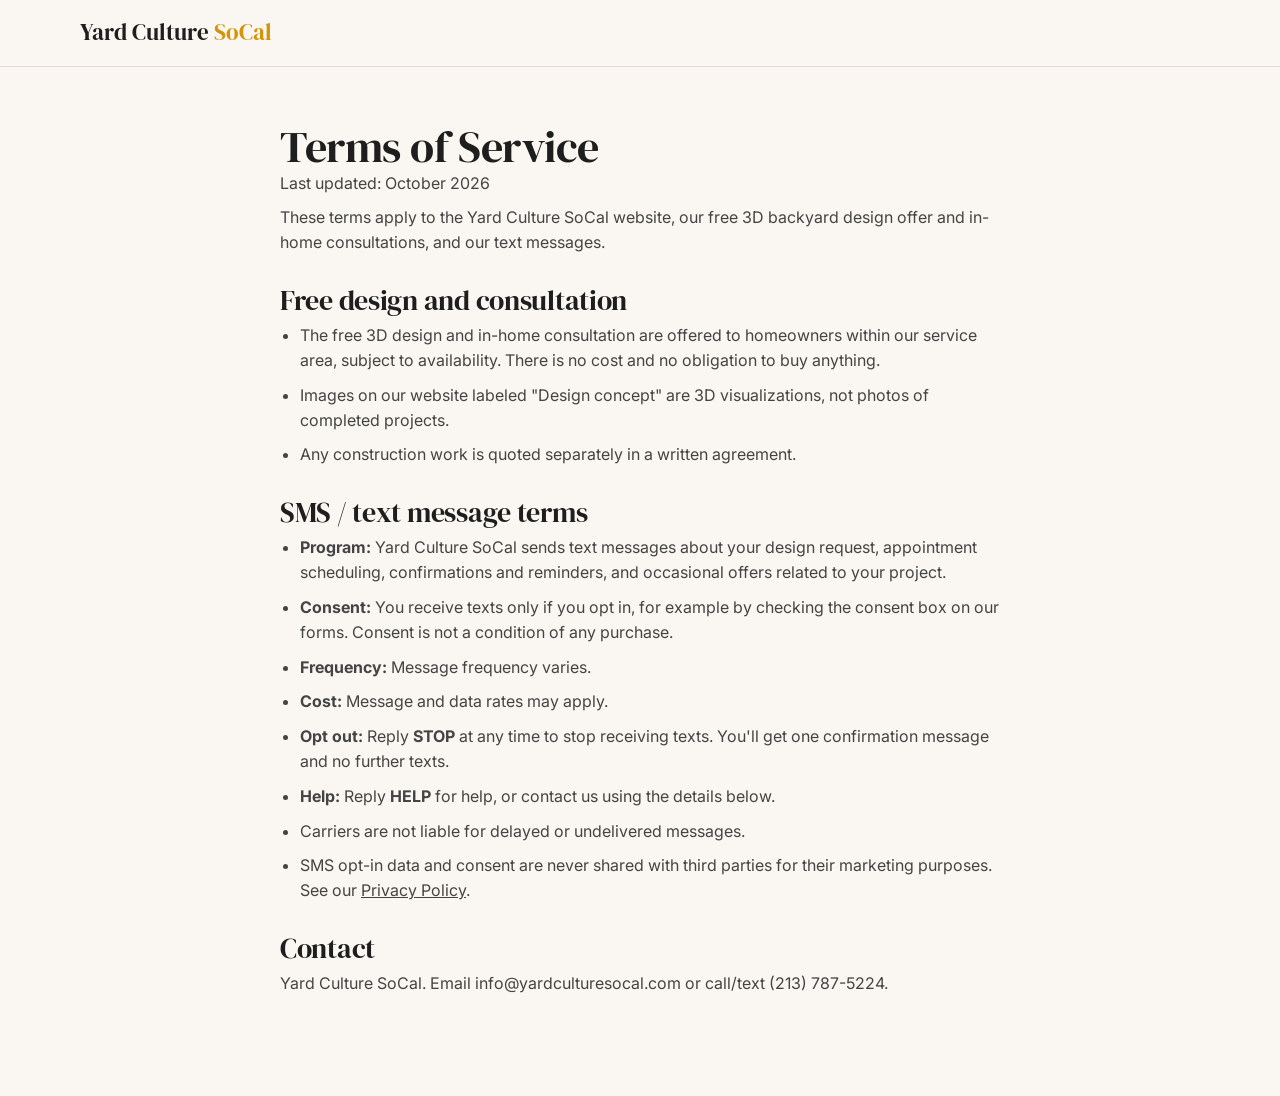
<file: terms.html>
<!doctype html>
<html lang="en">
<head>
<meta charset="utf-8">
<meta name="viewport" content="width=device-width,initial-scale=1">
<title>Terms &amp; SMS Terms | Yard Culture SoCal</title>
<link href="https://fonts.googleapis.com/css2?family=DM+Serif+Display&family=Inter:wght@400;600;700&display=swap" rel="stylesheet">
<link rel="stylesheet" href="styles.css">
<style>.pp{max-width:760px;padding:56px 20px 90px}.pp h2{font-size:28px;margin:30px 0 8px}.pp p,.pp li{color:#444;margin-bottom:10px}.pp ul{padding-left:20px}</style>
</head>
<body>
<nav><div class="wrap"><a href="index.html" class="logo">Yard Culture <span>SoCal</span></a></div></nav>
<main class="wrap pp">
<h1 style="font-size:44px">Terms of Service</h1>
<p>Last updated: October 2026</p>
<p>These terms apply to the Yard Culture SoCal website, our free 3D backyard design offer and in-home consultations, and our text messages.</p>

<h2>Free design and consultation</h2>
<ul>
<li>The free 3D design and in-home consultation are offered to homeowners within our service area, subject to availability. There is no cost and no obligation to buy anything.</li>
<li>Images on our website labeled "Design concept" are 3D visualizations, not photos of completed projects.</li>
<li>Any construction work is quoted separately in a written agreement.</li>
</ul>

<h2>SMS / text message terms</h2>
<ul>
<li><b>Program:</b> Yard Culture SoCal sends text messages about your design request, appointment scheduling, confirmations and reminders, and occasional offers related to your project.</li>
<li><b>Consent:</b> You receive texts only if you opt in, for example by checking the consent box on our forms. Consent is not a condition of any purchase.</li>
<li><b>Frequency:</b> Message frequency varies.</li>
<li><b>Cost:</b> Message and data rates may apply.</li>
<li><b>Opt out:</b> Reply <b>STOP</b> at any time to stop receiving texts. You'll get one confirmation message and no further texts.</li>
<li><b>Help:</b> Reply <b>HELP</b> for help, or contact us using the details below.</li>
<li>Carriers are not liable for delayed or undelivered messages.</li>
<li>SMS opt-in data and consent are never shared with third parties for their marketing purposes. See our <a href="privacy.html">Privacy Policy</a>.</li>
</ul>

<h2>Contact</h2>
<p id="ct">Contact us through Instagram @yardculture.socal.</p>
</main>
<script src="config.js"></script>
<script>var C=window.YC||{};if(C.EMAIL||C.PHONE)document.getElementById("ct").textContent="Yard Culture SoCal. Email "+(C.EMAIL||"—")+(C.PHONE?" or call/text "+C.PHONE:"")+".";</script>
</body>
</html>
</file>
<file: styles.css>
:root{--ink:#1E1E1E;--ink2:#2b2b2b;--cream:#FAF7F2;--sand:#F1EBE0;--gold:#D4940A;--gold2:#B87F05;--muted:#6b6560;--line:#e4dccf;--ok:#2f7d4f;--r:18px}
*{box-sizing:border-box;margin:0;padding:0}
[hidden]{display:none!important}
html{scroll-behavior:smooth}
body{font-family:Inter,system-ui,sans-serif;background:var(--cream);color:var(--ink);line-height:1.55;-webkit-font-smoothing:antialiased}
img{max-width:100%;display:block}
a{color:inherit}
.wrap{max-width:1160px;margin:0 auto;padding:0 20px}
h1,h2,h3{font-family:"DM Serif Display",Georgia,serif;font-weight:400;line-height:1.08;letter-spacing:-.01em}
h1{font-size:clamp(40px,6.2vw,74px)}
h2{font-size:clamp(32px,4.4vw,52px);margin-bottom:14px}
h3{font-size:24px;margin-bottom:6px}
.eyebrow{font-size:12px;font-weight:700;letter-spacing:.18em;text-transform:uppercase;color:var(--gold2);margin-bottom:12px}
.lead{font-size:18px;color:var(--muted);max-width:620px}
section{padding:88px 0}
.center{text-align:center}.center .lead{margin:0 auto}
.gold{color:var(--gold)}

/* bar + nav */
.bar{background:var(--ink);color:#fff;font-size:14px;text-align:center;padding:9px 12px;font-weight:500}
.bar b{color:var(--gold)}
.bar .dot{display:inline-block;width:8px;height:8px;border-radius:50%;background:#e5484d;margin-right:8px;animation:pulse 1.6s infinite;vertical-align:middle}
@keyframes pulse{0%{box-shadow:0 0 0 0 rgba(229,72,77,.6)}70%{box-shadow:0 0 0 8px rgba(229,72,77,0)}100%{box-shadow:0 0 0 0 rgba(229,72,77,0)}}
nav{position:sticky;top:0;z-index:40;background:rgba(250,247,242,.92);backdrop-filter:blur(10px);border-bottom:1px solid var(--line)}
nav .wrap{display:flex;align-items:center;justify-content:space-between;height:66px;gap:12px}
.logo{font-family:"DM Serif Display",serif;font-size:23px;text-decoration:none}
.logo span{color:var(--gold)}
.navr{display:flex;gap:10px;align-items:center}
.btn{display:inline-flex;align-items:center;justify-content:center;gap:8px;background:var(--gold);color:#fff;border:0;border-radius:999px;padding:15px 26px;font:700 16px Inter,sans-serif;text-decoration:none;cursor:pointer;transition:transform .15s,background .15s;box-shadow:0 8px 22px -8px rgba(212,148,10,.7)}
.btn:hover{background:var(--gold2);transform:translateY(-1px)}
.btn.sm{padding:10px 18px;font-size:14px}
.btn.ghost{background:transparent;color:var(--ink);border:1.5px solid var(--ink);box-shadow:none}
.btn.ghost:hover{background:var(--ink);color:#fff}
.btn.block{width:100%}

/* hero */
.hero{position:relative;padding:64px 0 80px;overflow:hidden}
.hero .wrap{display:grid;grid-template-columns:1.1fr .9fr;grid-template-areas:"t f" "b f";column-gap:48px;align-items:center}
.htop{grid-area:t;align-self:end}.hbot{grid-area:b;align-self:start}.hero .formslot{grid-area:f}
.hero h1 em{font-style:italic;color:var(--gold)}
.hero .lead{margin:20px 0 26px}.hbot .ticks{margin-top:0}
.ticks{list-style:none;display:grid;gap:10px;margin-bottom:26px}
.ticks li{padding-left:30px;position:relative;font-weight:500}
.ticks li:before{content:"";position:absolute;left:0;top:3px;width:20px;height:20px;border-radius:50%;background:var(--gold) url("data:image/svg+xml,%3Csvg xmlns='http://www.w3.org/2000/svg' viewBox='0 0 24 24' fill='none' stroke='white' stroke-width='3.5'%3E%3Cpath d='M5 12l5 5L20 7'/%3E%3C/svg%3E") center/12px no-repeat}
.trust{display:flex;flex-wrap:wrap;gap:18px;font-size:13px;color:var(--muted);font-weight:600}

/* form card */
.card{background:#fff;border:1px solid var(--line);border-radius:24px;padding:28px;box-shadow:0 30px 60px -30px rgba(30,30,30,.35)}
.card h3{font-size:28px}
.card .sub{color:var(--muted);font-size:14px;margin-bottom:18px}
.spots{display:flex;align-items:center;gap:10px;background:var(--sand);border-radius:12px;padding:10px 12px;font-size:13px;font-weight:600;margin-bottom:18px}
.meter{flex:1;min-width:70px;height:8px;background:#e3d9c8;border-radius:9px;overflow:hidden}
.meter i{display:block;height:100%;background:linear-gradient(90deg,var(--gold),#e5484d);border-radius:9px}
.steps{display:flex;gap:6px;margin-bottom:16px}
.steps span{flex:1;height:4px;border-radius:4px;background:var(--line)}
.steps span.on{background:var(--gold)}
label.q{display:block;font-weight:700;font-size:14px;margin:12px 0 8px}
.chips{display:flex;flex-wrap:wrap;gap:8px}
.chips input{display:none}
.chips label{border:1.5px solid var(--line);border-radius:999px;padding:9px 14px;font-size:14px;cursor:pointer;user-select:none;transition:.15s;background:#fff}
.chips input:checked+label{border-color:var(--gold);background:#fff6e3;color:var(--ink);font-weight:600}
.field{width:100%;border:1.5px solid var(--line);border-radius:12px;padding:14px;font:16px Inter,sans-serif;background:#fff;margin-bottom:10px}
.field:focus{outline:none;border-color:var(--gold)}
.row2{display:grid;grid-template-columns:1fr 1fr;gap:10px}
.consent{font-size:11.5px;color:var(--muted);line-height:1.45;display:flex;gap:8px;margin:6px 0 14px}
.consent input{margin-top:2px;flex:none}
.fine{font-size:12px;color:var(--muted);text-align:center;margin-top:10px}
.err{color:#c4282d;font-size:13px;min-height:18px;margin-top:4px}
.hp{position:absolute;left:-9999px}
.back{background:none;border:0;color:var(--muted);font-size:13px;cursor:pointer;margin-top:10px;text-decoration:underline}

/* slider */
.dark{background:var(--ink);color:#fff}
.dark .lead{color:#bdb6ad}
.ba{position:relative;border-radius:var(--r);overflow:hidden;aspect-ratio:16/10;max-width:1000px;margin:36px auto 0;user-select:none;touch-action:pan-y;cursor:ew-resize;box-shadow:0 40px 80px -30px rgba(0,0,0,.6)}
.ba img{position:absolute;inset:0;width:100%;height:100%;object-fit:cover}
.ba .top{clip-path:inset(0 0 0 50%)}
.ba .handle{position:absolute;top:0;bottom:0;left:50%;width:3px;background:#fff;transform:translateX(-50%)}
.ba .handle:after{content:"";position:absolute;top:50%;left:50%;width:54px;height:54px;border-radius:50%;background:var(--gold) url("data:image/svg+xml,%3Csvg xmlns='http://www.w3.org/2000/svg' viewBox='0 0 24 24' fill='none' stroke='white' stroke-width='2.6'%3E%3Cpath d='M9 6l-6 6 6 6M15 6l6 6-6 6'/%3E%3C/svg%3E") center/26px no-repeat;transform:translate(-50%,-50%);box-shadow:0 6px 18px rgba(0,0,0,.4)}
.tagl{position:absolute;bottom:16px;padding:7px 14px;border-radius:999px;font-weight:800;font-size:13px;letter-spacing:.12em}
.tagl.b{left:16px;background:#111;color:#fff;border:2px solid #fff}
.tagl.a{right:16px;background:var(--gold);color:#fff}
.concept{position:absolute;top:14px;right:14px;background:rgba(0,0,0,.55);color:#fff;font-size:11px;letter-spacing:.14em;padding:5px 10px;border-radius:6px;font-weight:700}

/* grids */
.g3{display:grid;grid-template-columns:repeat(3,1fr);gap:22px;margin-top:40px}
.g2{display:grid;grid-template-columns:1fr 1fr;gap:48px;align-items:center}
.box{background:#fff;border:1px solid var(--line);border-radius:var(--r);padding:28px}
.num{width:44px;height:44px;border-radius:50%;background:var(--ink);color:var(--gold);display:grid;place-items:center;font-family:"DM Serif Display",serif;font-size:22px;margin-bottom:16px}
.box p{color:var(--muted)}
.pic{border-radius:var(--r);overflow:hidden;position:relative;aspect-ratio:4/3}
.pic img{width:100%;height:100%;object-fit:cover}
.get{list-style:none;display:grid;gap:14px;margin:22px 0 28px}
.get li{display:flex;gap:14px}
.get b{display:block}
.get small{color:var(--muted);font-size:15px}
.ic{flex:none;width:38px;height:38px;border-radius:10px;background:#fff6e3;display:grid;place-items:center;font-weight:800;color:var(--gold2)}
.value{display:inline-block;background:var(--ink);color:#fff;border-radius:10px;padding:6px 12px;font-size:13px;font-weight:600;margin-bottom:6px}

/* zones */
.zones{display:grid;grid-template-columns:repeat(4,1fr);gap:14px;margin-top:36px}
.zone{background:#fff;border:1px solid var(--line);border-radius:14px;padding:20px}
.zone b{font-family:"DM Serif Display",serif;font-weight:400;font-size:21px;display:block;margin-bottom:4px}
.zone small{color:var(--muted)}

/* testimonials */
.tgrid{display:grid;grid-template-columns:repeat(3,1fr);gap:20px;margin-top:36px}
.tcard{background:#fff;border:1px solid var(--line);border-radius:var(--r);padding:26px}
.stars{color:var(--gold);letter-spacing:2px;margin-bottom:10px}
.tcard p{font-size:16px;margin-bottom:14px}
.tcard .who{font-weight:700;font-size:14px}
.tcard .who small{color:var(--muted);font-weight:500}
.founding{background:linear-gradient(135deg,#232323,#121212);color:#fff;border-radius:24px;padding:44px;display:grid;grid-template-columns:1.3fr 1fr;gap:36px;align-items:center;margin-top:36px}
.founding h3{font-size:34px}
.founding p{color:#c9c2b8}
.founding ul{list-style:none;display:grid;gap:10px;margin-top:16px}
.founding li:before{content:"\2605  ";color:var(--gold)}
.fbox{background:rgba(255,255,255,.06);border:1px solid rgba(255,255,255,.12);border-radius:18px;padding:26px;text-align:center}
.fbox .big{font-family:"DM Serif Display",serif;font-size:64px;color:var(--gold);line-height:1}

/* urgency */
.urg{background:var(--sand)}
.count{display:flex;gap:12px;justify-content:center;margin:30px 0}
.count div{background:var(--ink);color:#fff;border-radius:14px;width:86px;padding:14px 0}
.count b{display:block;font-family:"DM Serif Display",serif;font-size:40px;line-height:1;color:var(--gold)}
.count small{font-size:11px;letter-spacing:.14em;text-transform:uppercase;color:#bdb6ad}
.season{display:grid;grid-template-columns:repeat(3,1fr);gap:16px;margin-top:30px;text-align:left}
.season .box b{display:block;font-size:13px;letter-spacing:.14em;text-transform:uppercase;color:var(--gold2);margin-bottom:6px}

/* faq */
.faq{max-width:780px;margin:36px auto 0}
details{border-bottom:1px solid var(--line);padding:20px 0}
summary{font-weight:700;font-size:18px;cursor:pointer;list-style:none;display:flex;justify-content:space-between;gap:16px}
summary::-webkit-details-marker{display:none}
summary:after{content:"+";color:var(--gold);font-size:26px;line-height:1}
details[open] summary:after{content:"\2013"}
details p{color:var(--muted);margin-top:10px}

/* final */
.final{background:var(--ink) center/cover;position:relative;color:#fff}
.final:before{content:"";position:absolute;inset:0;background:linear-gradient(90deg,rgba(18,18,18,.94) 40%,rgba(18,18,18,.55))}
.final .wrap{position:relative;display:grid;grid-template-columns:1fr 440px;gap:48px;align-items:center}
.final .lead{color:#d6cfc5}
.final .card{color:var(--ink)}

footer{background:#121212;color:#9d968c;font-size:14px;padding:48px 0 110px}
footer .wrap{display:grid;grid-template-columns:2fr 1fr 1fr;gap:30px}
footer b{color:#fff;display:block;margin-bottom:8px}
footer a{color:#9d968c}
.disc{grid-column:1/-1;border-top:1px solid #2a2a2a;padding-top:20px;font-size:12px}

/* mobile sticky */
.mcta{display:none;position:fixed;left:0;right:0;bottom:0;z-index:50;background:#fff;border-top:1px solid var(--line);padding:10px 14px calc(10px + env(safe-area-inset-bottom));gap:10px;box-shadow:0 -10px 30px -10px rgba(0,0,0,.2)}
.mcta .btn{flex:1;padding:14px}
.mcta .call{flex:none;width:52px;padding:0;background:var(--ink);box-shadow:none}

.reveal{opacity:0;transform:translateY(18px);transition:opacity .7s,transform .7s}
.reveal.in{opacity:1;transform:none}

@media (max-width:900px){
 .hero .wrap{grid-template-columns:1fr;grid-template-areas:"t" "f" "b";row-gap:26px}
 .g2,.final .wrap,.founding{grid-template-columns:1fr}
 .g3,.tgrid,.season{grid-template-columns:1fr}
 .zones{grid-template-columns:1fr 1fr}
 footer .wrap{grid-template-columns:1fr}
 section{padding:64px 0}
 .hero{padding:36px 0 56px}
 .navr .btn.ghost{display:none}
 .mcta{display:flex}
 .founding{padding:28px}
 .count div{width:72px}
}
@media (max-width:420px){.row2{grid-template-columns:1fr}.navr .btn{display:none}}

/* gallery */
.gallery{display:grid;grid-template-columns:repeat(2,1fr);gap:18px;margin-top:34px;text-align:left}
.gallery figure{position:relative;border-radius:var(--r);overflow:hidden;aspect-ratio:4/3;background:#2b2b2b}
.gallery img{width:100%;height:100%;object-fit:cover;transition:transform .5s}
.gallery figure:hover img{transform:scale(1.03)}
.gallery figcaption{position:absolute;left:0;right:0;bottom:0;padding:34px 16px 14px;background:linear-gradient(transparent,rgba(0,0,0,.72));color:#fff;font-weight:600;font-size:15px}
.gallery figure.wide{grid-column:span 2;aspect-ratio:16/8}
@media (max-width:700px){.gallery{grid-template-columns:1fr}.gallery figure.wide{grid-column:auto;aspect-ratio:4/3}}

/* why us */
.why{display:grid;grid-template-columns:repeat(4,1fr);gap:16px;margin-top:34px;text-align:left}
.why .box{padding:24px}.why h3{font-size:22px;margin-bottom:8px}
.stat{display:inline-flex;align-items:baseline;gap:12px;margin-top:22px;background:var(--ink);color:#fff;border-radius:999px;padding:12px 26px}
.stat b{font-family:"DM Serif Display",serif;font-weight:400;font-size:34px;color:var(--gold)}
.areas{margin-top:34px}.areas b{display:block;margin-bottom:12px}
.areas div{display:flex;flex-wrap:wrap;gap:8px;justify-content:center}
.areas span{background:var(--sand);border:1px solid var(--line);border-radius:999px;padding:7px 14px;font-size:14px;font-weight:600}
@media (max-width:900px){.why{grid-template-columns:1fr 1fr}}
@media (max-width:560px){.why{grid-template-columns:1fr}}

/* nav text link (roof page) */
.navlink{font-weight:700;font-size:14px;text-decoration:none;color:var(--ink2);white-space:nowrap}
.navlink:hover{color:var(--gold2)}
@media (max-width:420px){.navlink{font-size:13px}}
</file>
